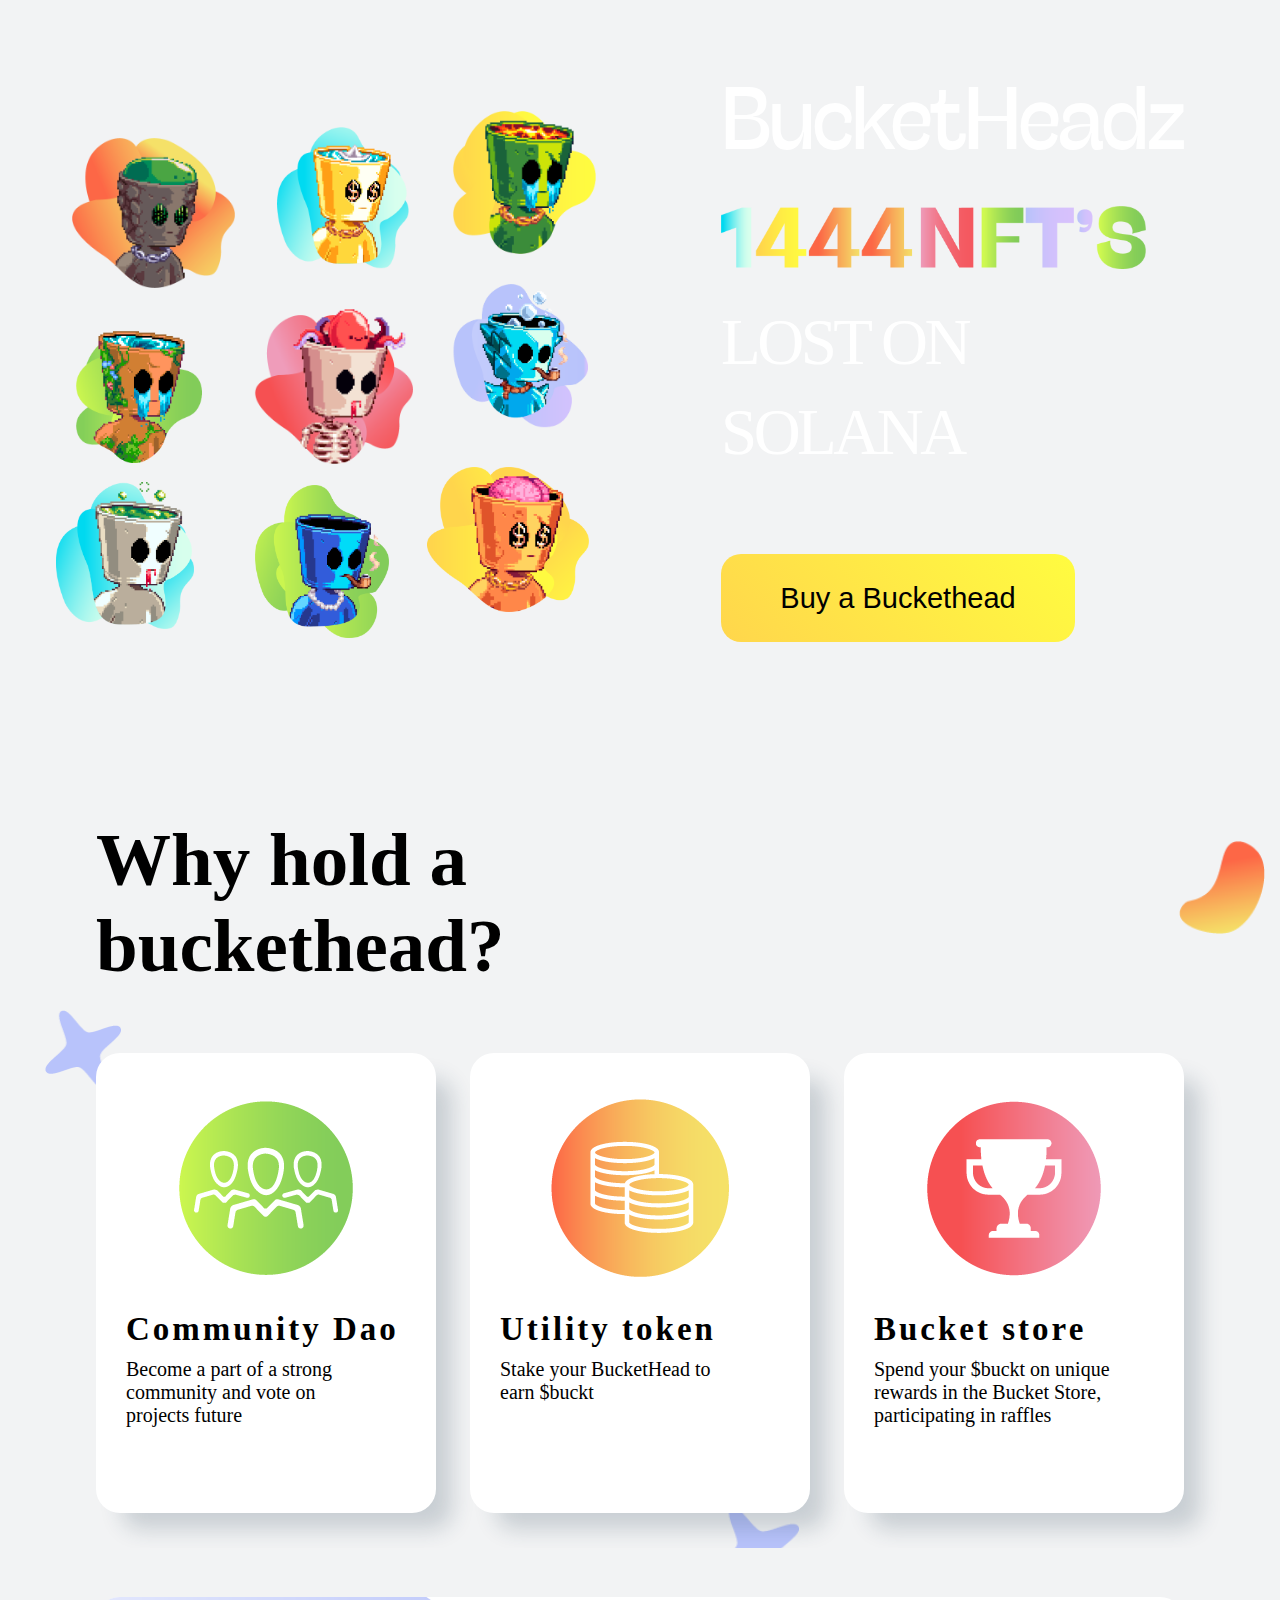
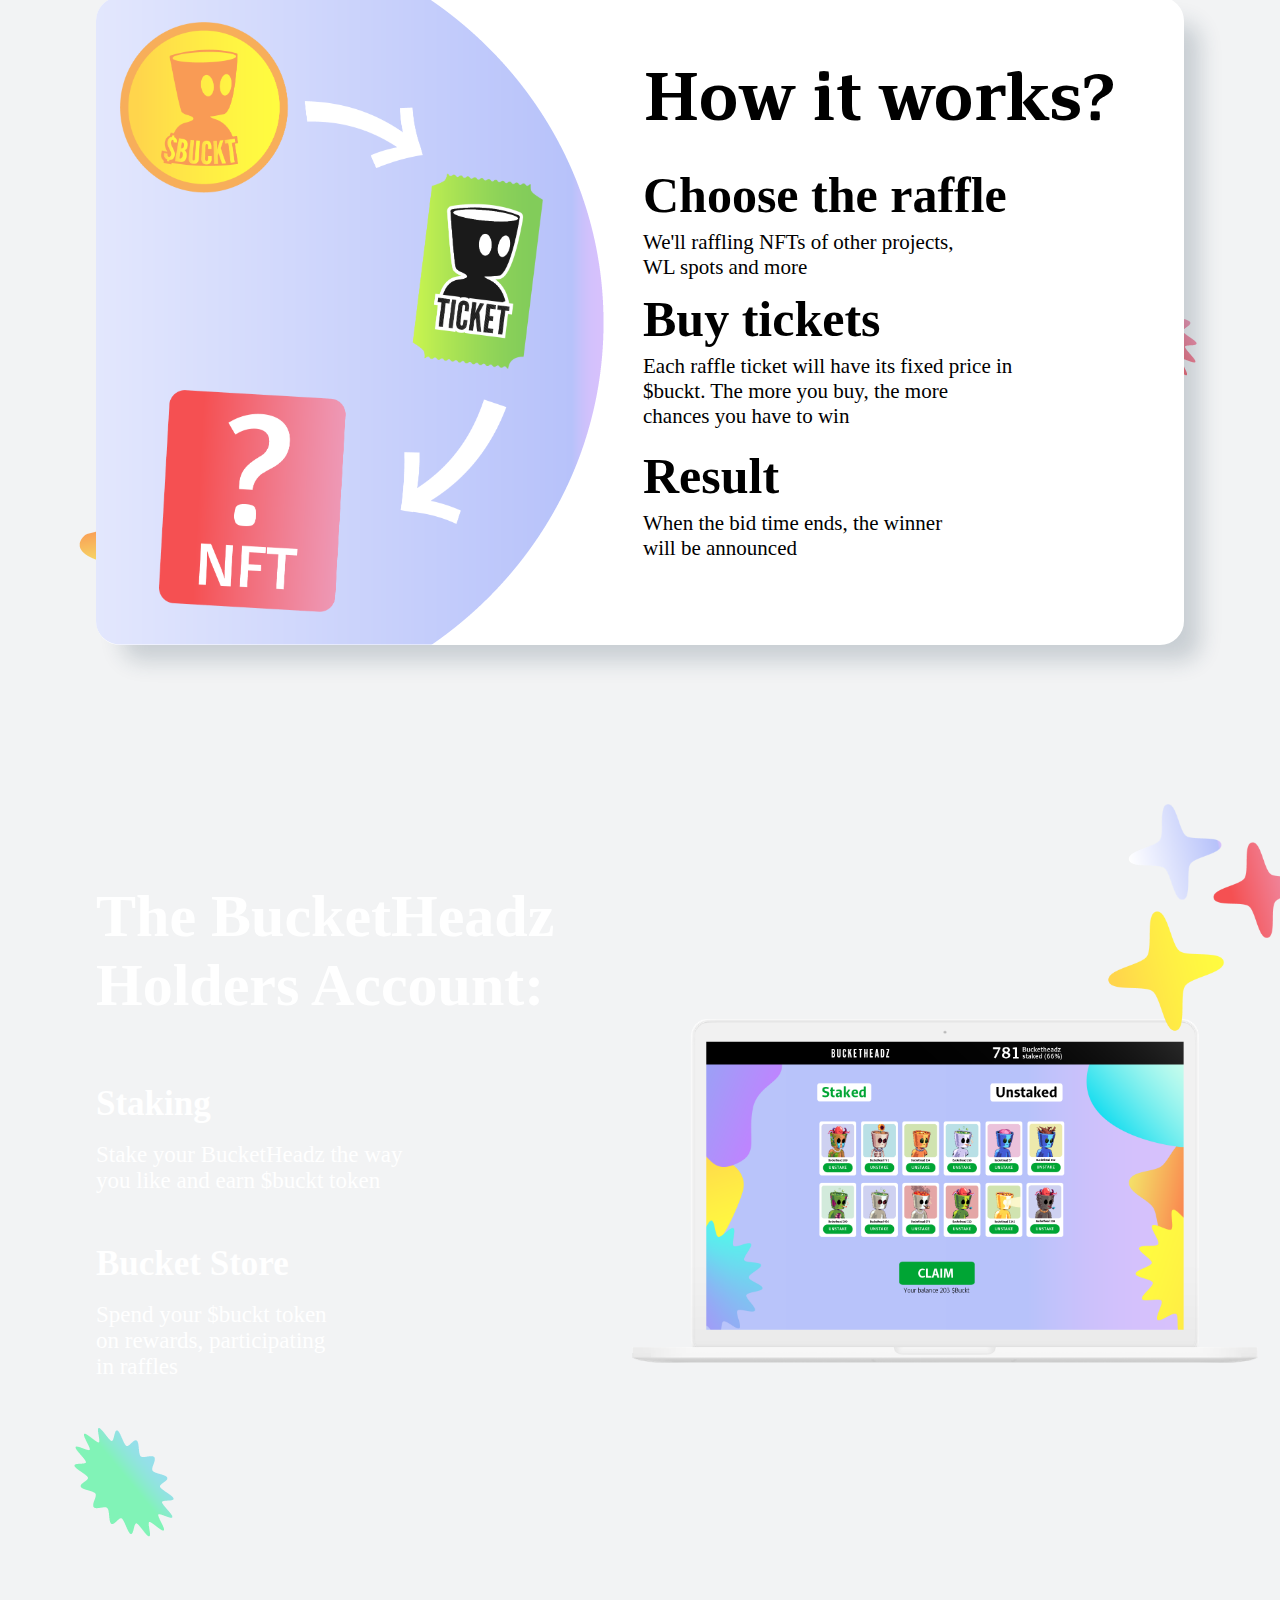
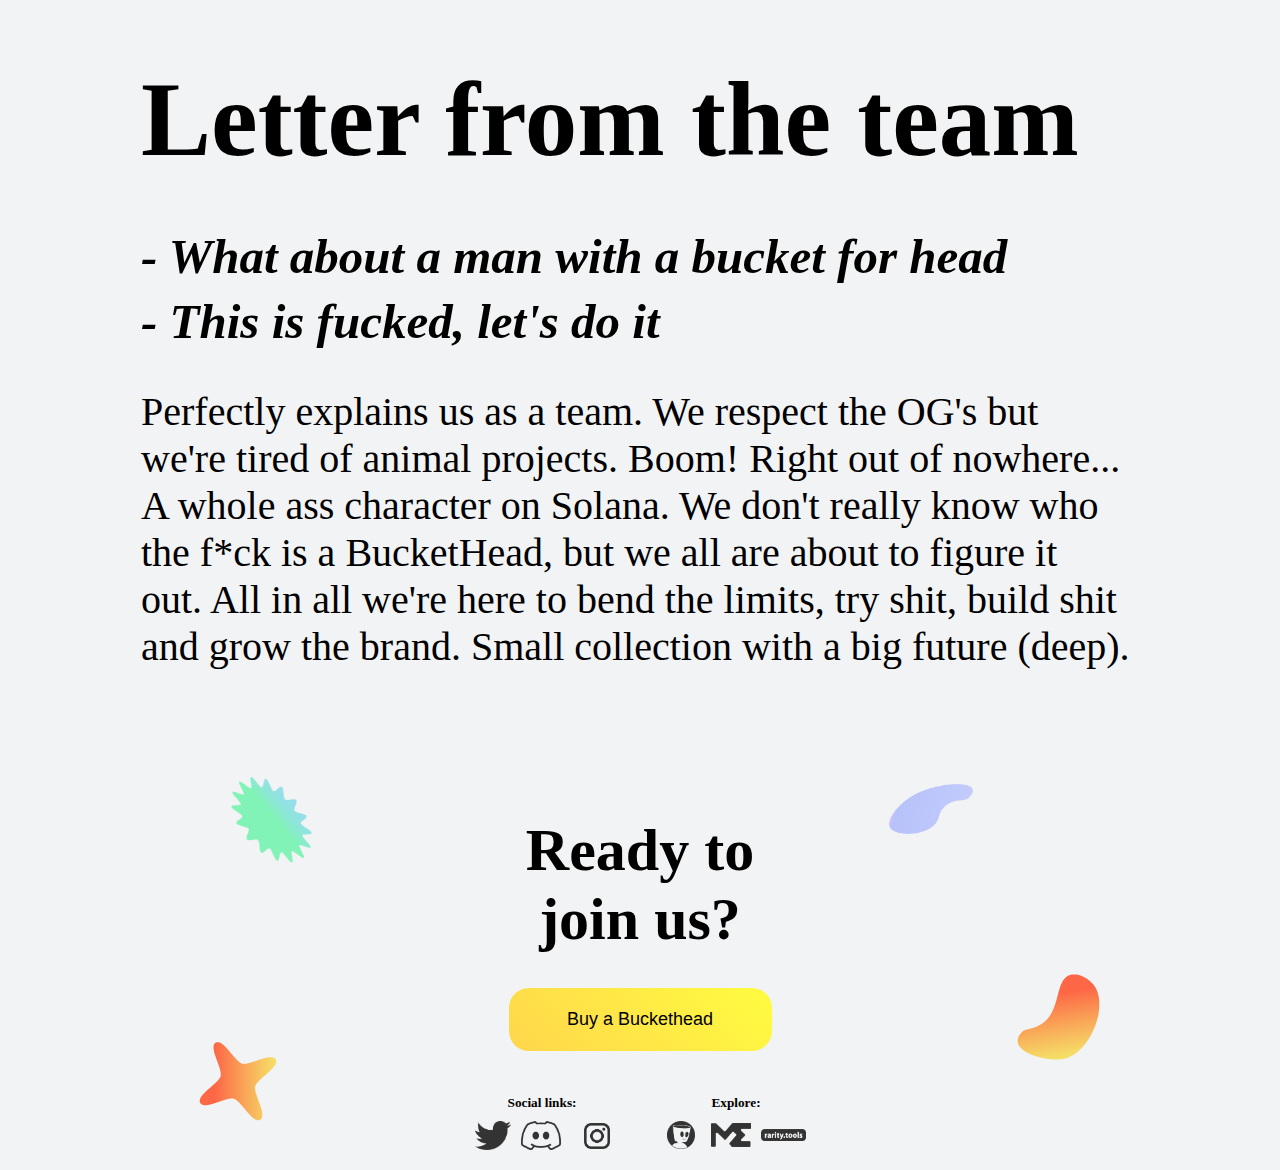
<file: index.html>
<!doctype html>
<html lang="en">
<head>
    <meta charset="UTF-8">
    <meta name="viewport"
          content="width=device-width, user-scalable=no, initial-scale=1.0, maximum-scale=1.0, minimum-scale=1.0">
    <meta http-equiv="X-UA-Compatible" content="ie=edge">
    <link rel="stylesheet" href="/styles.css">
    <link type="text/css" href="fonts/adamant/stylesheet.css" rel="stylesheet">
    <link href="fonts/stinger/stylesheet.css" rel="stylesheet">
    <title>Headz</title>
</head>
<body>
<main>
    <div class="first-block-wrapper">
        <article class="first-block container">
            <div class="first-block__right-block right-block">
                <img class="right-block__1 right-block-img" src="/img/1.png" alt="head">
                <img class="right-block__2 right-block-img" src="/img/2.png" alt="head">
                <img class="right-block__3 right-block-img" src="/img/3.png" alt="head">
                <img class="right-block__4 right-block-img" src="/img/4.png" alt="head">
                <img class="right-block__5 right-block-img" src="/img/5.png" alt="head">
                <img class="right-block__6 right-block-img" src="/img/6.png" alt="head">
                <img class="right-block__7 right-block-img" src="/img/персонажи/7.png" alt="head">
                <img class="right-block__8 right-block-img" src="/img/персонажи/8.png" alt="head">
                <img class="right-block__9 right-block-img" src="/img/персонажи/9.png" alt="head">
            </div>
            <div class="first-block__left-block left-block">
                <p class="heads__BucketHeadz">BucketHeadz</p>
                <img class="left-block__1441NFT" src="/img/1441.png" alt="">
                <p class="left-block__roaming-solana">lost on<br> solana</p>
                <button class="left-block__button">Buy a Buckethead</button>
            </div>

        </article>
    </div>
    <div class="second-block-wrapper">
        <article class="second-block container">
            <h2 class="second-block__header">Why hold a<br> buckethead?</h2>
            <div class="three-reasons">
                <div class="three-reasons__1 three-reasons__block">
                    <img class="drop-1" src="img/Синяя%20капелька.png" alt="">
                    <img class="drop-mobile" src="img/Красная%20капелька.png" alt="">
                    <div class="three-reasons__icon"><img src="img/иконка%20люди.png" alt=""></div>
                    <p class="three-reasons__header">Community Dao</p>
                    <p class="three-reasons__text">Become a part of a strong<br>community and vote on<br>projects future</p>
                    <p class="three-reasons__text-mobile">Become a part of a strong<br>community and vote on<br>projects future</p>
                </div>
                <div class="three-reasons__2 three-reasons__block">
                    <img class="drop-3" src="img/Синяя%20капелька.png" alt="">
                    <div class="three-reasons__icon"><img src="img/иконка%20монеты.png" alt=""></div>
                    <p class="three-reasons__header">Utility token</p>
                    <p class="three-reasons__text">Stake your BucketHead to<br>earn $buckt</p>
                    <p class="three-reasons__text-mobile">Stake your BucketHead to<br>earn $buckt and<br> spend it on bunch of rewards</p>
                </div>
                <div class="three-reasons__3 three-reasons__block">
                    <img class="drop-2" src="img/капля2.png" alt="">
                    <img class="drop-1-mobile" src="img/Ресурс%2026.png" alt="">
                    <img class="drop-2-mobile" src="img/капл.png" alt="">

                    <div class="three-reasons__icon"><img src=" img/иконка%20кубок.png" alt=""></div>
                    <p class="three-reasons__header">Bucket store</p>
                    <p class="three-reasons__text">Spend your $buckt on unique<br> rewards in the Bucket Store,<br> participating in raffles</p>
                    <p class="three-reasons__text-mobile">Spend your $buckt token<br>on rewards, participating<br> in raffles</p>

                </div>
            </div>
        </article>
    </div>

    <div class="third-block-wrapper">
        <img class="third-block__img-20" src="img/Красная%20капелька.png" alt="">
        <img class="third-block__img-2" src="img/капля2.png" alt="">

        <div class="container">
            <h2 class="third-block__header-mobile">How it works?</h2>
            <img class="third-block__img-20-mobile" src="img/капли/5.png" alt="">
            <img class="third-block__img-2-mobile" src="img/капли/2.png" alt="">

            <article class="third-block ">

                <img class="third-block__green-circle" src="/img/кружок.png" alt="круг">
                <img class="third-block__green-circle-mobile" src="/img/мобилка/kruzhok_mobilka-2.png" alt="круг">

                <div class="third-block__wrapper">
                    <img class="third-block__img" src="img/схема.png" alt="stake-earn-claim">
                    <img class="third-block__img-mobile" src="img/мобилка/схема.png" alt="stake-earn-claim">
                    <div class="third-block__right-block right-block-with-text">
                        <h2 class="third-block__header">How it works?</h2>
                        <section class="right-block-with-text__1">
                            <h3 class="right-block-with-text__header">Choose the raffle</h3>
                            <p class="right-block-with-text__text">We'll raffling NFTs of other projects,<br> WL spots and more</p>
                        </section>
                        <section class="right-block-with-text__2">
                            <h3 class="right-block-with-text__header">Buy tickets</h3>
                            <p class="right-block-with-text__text">Each raffle ticket will have its fixed price in<br> $buckt. The more you buy, the more<br> chances you have to win</p>
                        </section>
                        <section class="right-block-with-text__3">
                            <h3 class="right-block-with-text__header">Result</h3>
                            <p class="right-block-with-text__text">When the bid time ends, the winner<br> will be announced</p>
                        </section>
                    </div>
                </div>
            </article>
        </div>
    </div>

    <div class="fourth-block-wrapper">
        <article class="fourth-block container">
            <img class="fourth-block__img-26" src="img/Ресурс%2026.png" alt="">
            <div class="fourth-block__left-block">
                <img class="fourth-block__laptop" src="/img/ноут%20со%20звездами.png" alt="">

                <h2 class="fourth-block__header">The BucketHeadz<br> Holders Account:</h2>
                <img class="fourth-block__laptop-mobile" src="/img/мобилка/ноутбук мобилка.png" alt="">
                <section class="fourth-block__1">
                <h3 class="fourth-block__headers">Staking</h3>
                <p class="fourth-block__text">Stake your BucketHeadz the way<br> you like and earn $buckt token</p>
            </section>
            <section class="fourth-block__2">
                <h3 class="fourth-block__headers">Bucket Store</h3>
                <p class="fourth-block__text">Spend your $buckt token<br> on rewards, participating<br> in raffles</p>
            </section>
            </div>
            <div class="fourth-block__right-block">
            </div>
        </article>
    </div>
    <div class="sixth-block-wrapper container">
        <h2 class="sixth-block__header">Letter from the team</h2>
        <p class="sixth-block__dialog"> - What about a man with a bucket for head</p>
        <p class="sixth-block__dialog"> - This is fucked, let's do it </p>
        <p class="sixth-block__text">Perfectly explains us as a team. We respect the OG's but <br>
            we're tired of animal projects. Boom! Right out of nowhere...<br>
            A whole ass character on Solana. We don't really know who<br>
            the f*ck is a BucketHead, but we all are about to figure it<br>
            out. All in all we're here to bend the limits, try shit, build shit<br>
            and grow the brand. Small collection with a big future (deep).</p>
        <p class="sixth-block__text-mobile">Perfectly explains us as a team.<br>
            We respect the OG's but we're<br>
            tired of animal projects. Boom!<br>
            Right out of nowhere... A whole<br>
            ass character on Solana. We<br>
            don't really know who the f*ck<br>
            is a BucketHead, but we all are<br>
            about to figure it out. All in all<br>
            we're here to bend the limits,<br>
            try shit, build shit and grow the<br>
            brand. Small collection with a big<br>
            future (deep).<br>

    </div>
    <div class="fifth-block-wrapper">
        <img class="fifth-block__img-27" src="img/Ресурс%2027.png" alt="">
        <img class="fifth-block__img-2" src="img/капля2.png" alt="">
        <img class="fifth-block__img-26" src="img/Ресурс%2026.png" alt="">
        <img class="fifth-block__img-28" src="img/капл.png" alt="">

        <article class="fifth-block container">
            <h2 class="fifth-block__header">Ready to<br> join us?</h2>
            <button class="fifth-block__button">Buy a Buckethead
                <img class="fifth-block__img-27-mobile" src="img/Ресурс%2027.png" alt="">
                <img class="fifth-block__img-2-mobile" src="img/капля2.png" alt="">
                <img class="fifth-block__img-26-mobile" src="img/Ресурс%2026.png" alt="">
                <img class="fifth-block__img-28-mobile" src="img/капл.png" alt="">
            </button>
            <div class="fifth-block__links">
                <div class="fifth-block__left-links">
                    <h5 class="fifth-block__headers">Social links:</h5>
                    <div class="fifth-block__imgs">
                    <img class="fifth-block__img" src="img/Твиттер.png" alt="Твиттер">
                    <img class="fifth-block__img disc" src="img/Дискорд.png" alt="Дискорд">
                    <img class="fifth-block__img inst" src="img/Инста.png" alt="Инста">
                    </div>
                </div>
                <div class="fifth-block__right-links">
                    <h5 class="fifth-block__headers">Explore:</h5>
                    <div class="fifth-block__imgs">
                    <img class="fifth-block__img logo" src="img/logo.png" alt="Лого">
                    <img class="fifth-block__img ME" src="img/Ресурс%2040.png" alt="ME">
                    <img class="fifth-block__img rarity" src="img/Ресурс%2041.png" alt="rarity.tools">
                    </div>
                </div>
            </div>
        </article>
    </div>

</main>
</body>
</html>
</file>
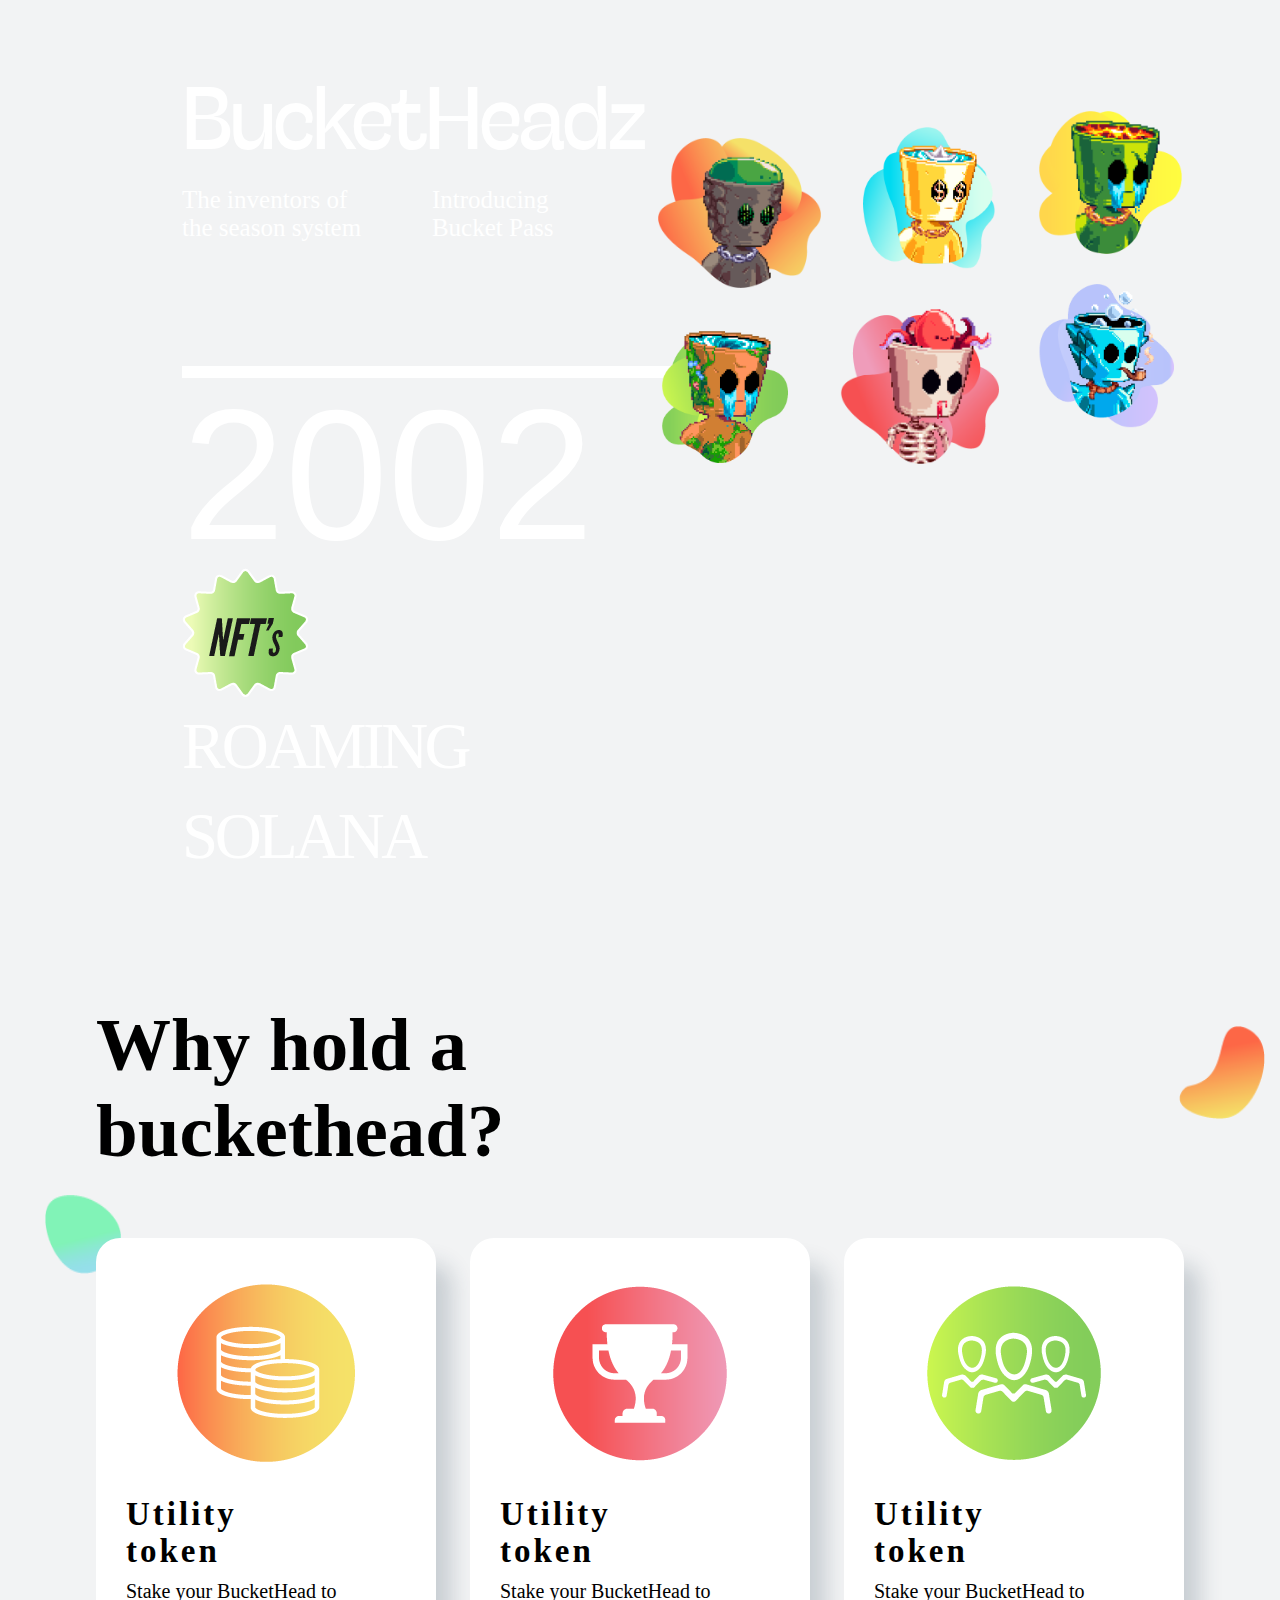
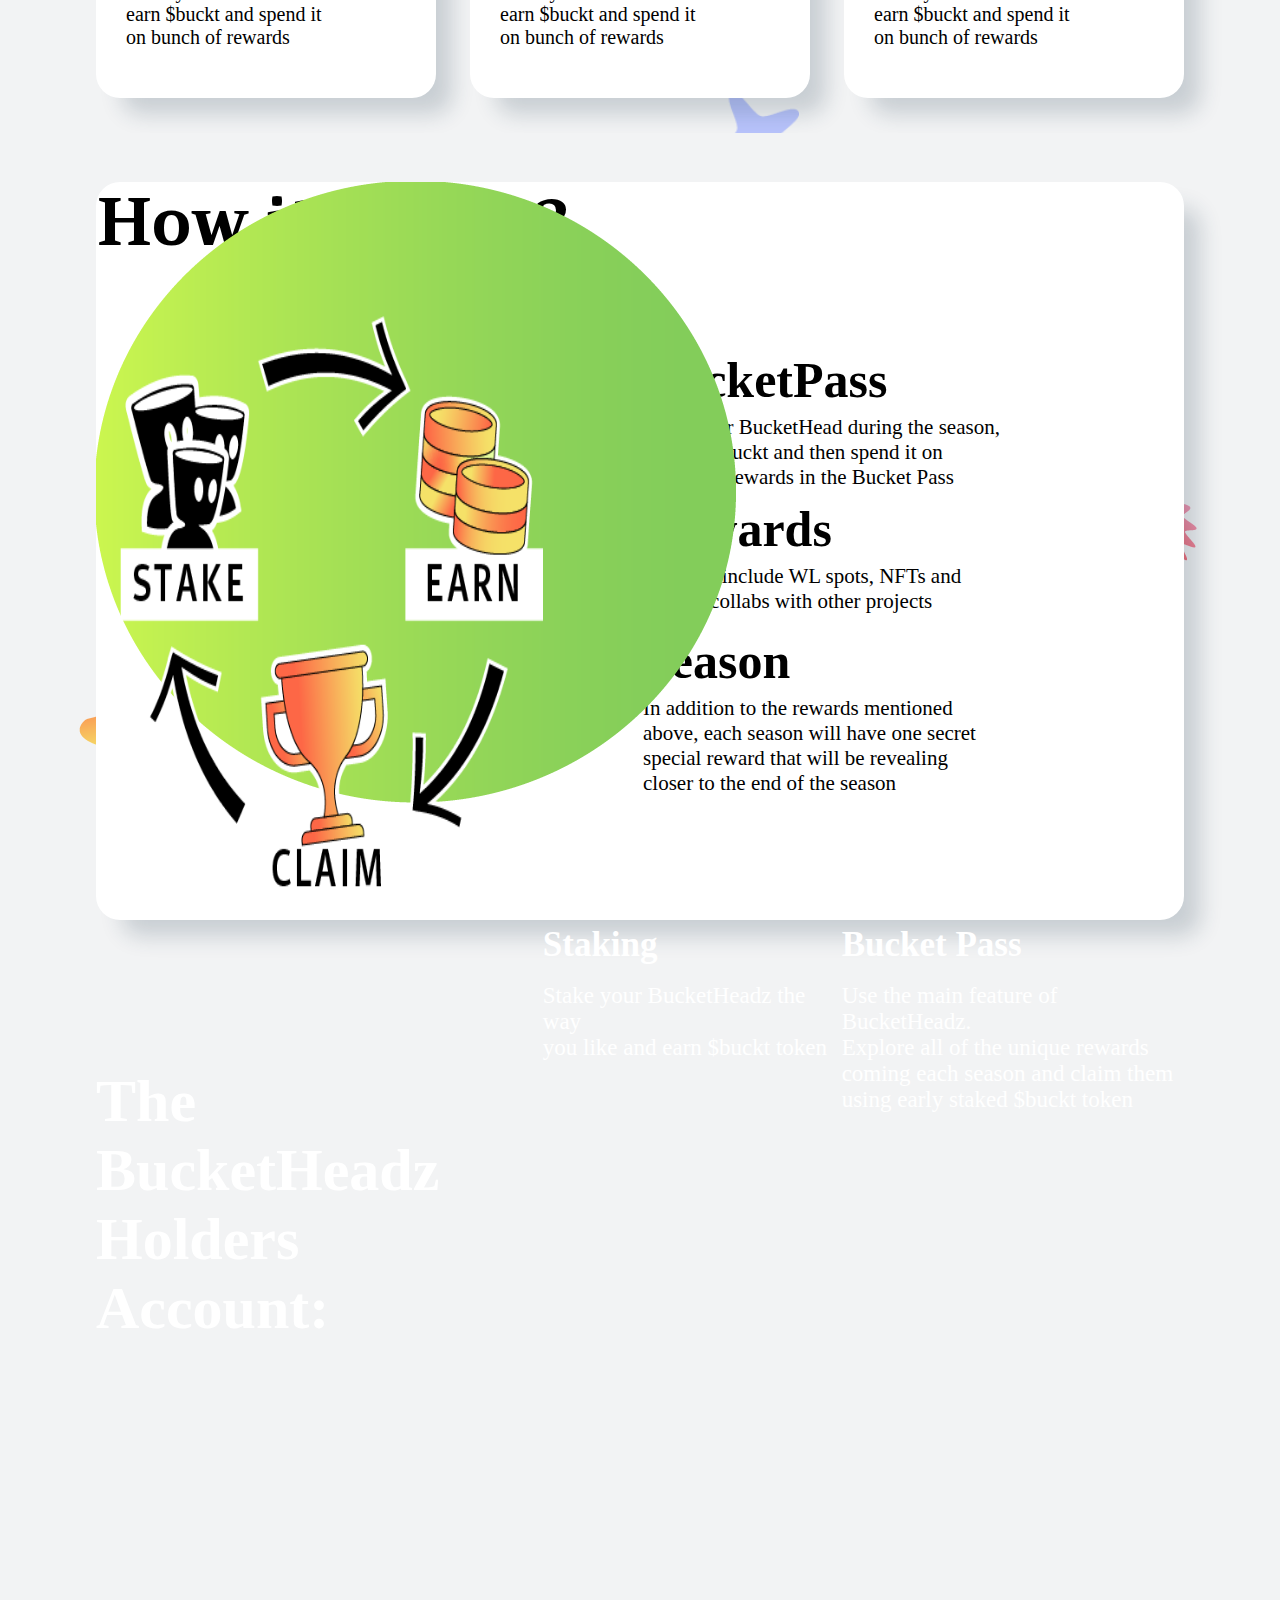
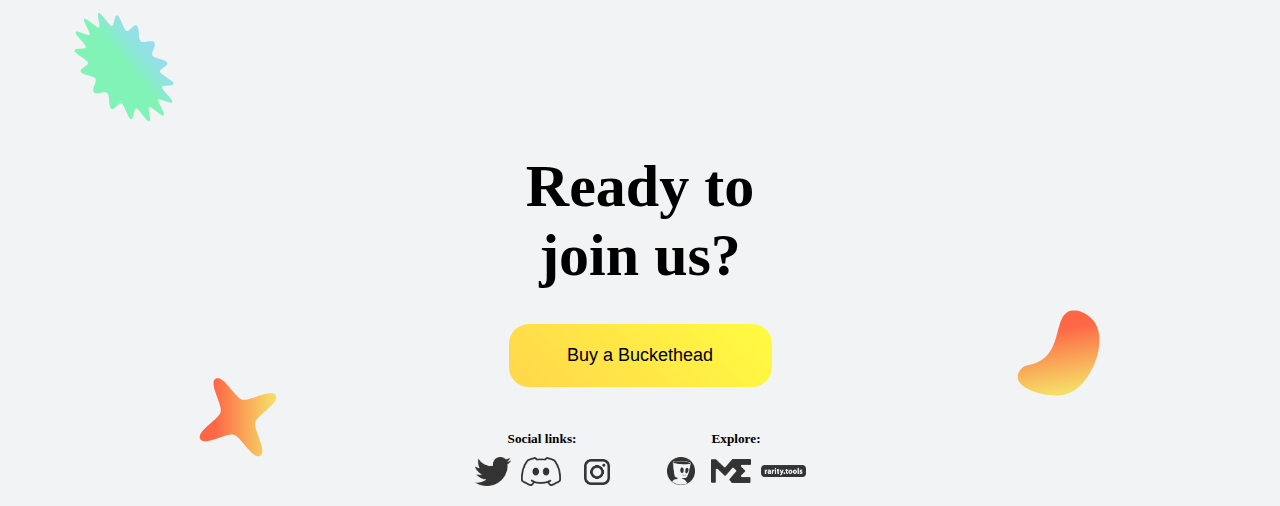
<file: headz.html>
<!doctype html>
<html lang="en">
<head>
    <meta charset="UTF-8">
    <meta name="viewport"
          content="width=device-width, user-scalable=no, initial-scale=1.0, maximum-scale=1.0, minimum-scale=1.0">
    <meta http-equiv="X-UA-Compatible" content="ie=edge">
    <link rel="stylesheet" href="/styles.css">
    <link type="text/css" href="fonts/adamant/stylesheet.css" rel="stylesheet">
    <link href="fonts/stinger/stylesheet.css" rel="stylesheet">
    <title>Headz</title>
</head>
<body>
<main>
    <div class="first-block-wrapper">
        <article class="first-block container">
            <div class="first-block__left-block left-block">
                <p class="heads__BucketHeadz">BucketHeadz</p>
                <div class="first-block__block-under-header">
                    <div class="left-block__investors-text">The inventors of<br> the season system</div>
                    <div class="left-block__introducing-text">Introducing<br> Bucket Pass</div>
                </div>
                <div class="line"></div>
                <div class="left-block__nfts"><span class="left-block__nfts-text">2002</span>
                    <img class="left-block__nfts-img" src="/img/nfts.png" alt="nfts"></div>
                <p class="left-block__roaming-solana">roaming solana</p>
            </div>
            <div class="first-block__right-block right-block">
                <img class="right-block__1 right-block-img" src="/img/1.png" alt="head">
                <img class="right-block__2 right-block-img" src="/img/2.png" alt="head">
                <img class="right-block__3 right-block-img" src="/img/3.png" alt="head">
                <img class="right-block__4 right-block-img" src="/img/4.png" alt="head">
                <img class="right-block__5 right-block-img" src="/img/5.png" alt="head">
                <img class="right-block__6 right-block-img" src="/img/6.png" alt="head">
            </div>
        </article>
    </div>
    <div class="second-block-wrapper">
        <article class="second-block container">
            <h2 class="second-block__header">Why hold a<br> buckethead?</h2>
            <div class="three-reasons">
                <div class="three-reasons__1 three-reasons__block">
                    <img class="drop-1" src="img/капля.png" alt="">
                    <div class="three-reasons__icon"><img src="img/иконка%20монеты.png" alt=""></div>
                    <p class="three-reasons__header">Utility<br> token</p>
                    <p class="three-reasons__text">Stake your BucketHead to<br>earn $buckt and spend it<br> on bunch of
                        rewards</p>
                </div>
                <div class="three-reasons__2 three-reasons__block">
                    <img class="drop-3" src="img/Синяя%20капелька.png" alt="">
                    <div class="three-reasons__icon"><img src="img/иконка%20кубок.png" alt=""></div>
                    <p class="three-reasons__header">Utility<br> token</p>
                    <p class="three-reasons__text">Stake your BucketHead to<br>earn $buckt and spend it<br> on bunch of
                        rewards</p>
                </div>
                <div class="three-reasons__3 three-reasons__block">
                    <img class="drop-2" src="img/капля2.png" alt="">
                    <div class="three-reasons__icon"><img src="img/иконка%20люди.png" alt=""></div>
                    <p class="three-reasons__header">Utility<br> token</p>
                    <p class="three-reasons__text">Stake your BucketHead to<br>earn $buckt and spend it<br> on bunch of
                        rewards</p>
                </div>
            </div>
        </article>
    </div>

    <div class="third-block-wrapper">
        <img class="third-block__img-20" src="img/Красная%20капелька.png" alt="">
        <img class="third-block__img-2" src="img/капля2.png" alt="">

        <div class="container">
            <article class="third-block ">
                <img class="third-block__green-circle" src="/img/зеленый%20круг%20.png" alt="круг">
                <h2 class="third-block__header">How it works?</h2>
                <div class="third-block__wrapper">
                    <img class="third-block__img" src="img/Круговорот.png" alt="stake-earn-claim">
                    <div class="third-block__right-block right-block-with-text">
                        <section class="right-block-with-text__1">
                            <h3 class="right-block-with-text__header">BucketPass</h3>
                            <p class="right-block-with-text__text">Stake your BucketHead during the season,<br> earning
                                $buckt and then spend it on<br> exclusive rewards in the Bucket Pass</p>
                        </section>
                        <section class="right-block-with-text__2">
                            <h3 class="right-block-with-text__header">Rewards</h3>
                            <p class="right-block-with-text__text">Rewards include WL spots, NFTs and<br>various collabs
                                with other projects</p>
                        </section>
                        <section class="right-block-with-text__3">
                            <h3 class="right-block-with-text__header">Season</h3>
                            <p class="right-block-with-text__text">In addition to the rewards mentioned<br> above, each
                                season will have one secret<br>special reward that will be revealing<br>closer to the
                                end of
                                the season</p>
                        </section>
                    </div>
                </div>
            </article>
        </div>
    </div>

    <div class="fourth-block-wrapper">

        <article class="fourth-block container">
            <img class="fourth-block__img-26" src="img/Ресурс%2026.png" alt="">

            <h2 class="fourth-block__header">The BucketHeadz<br> Holders Account:</h2>
            <section class="fourth-block__1">
                <h3 class="fourth-block__headers">Staking</h3>
                <p class="fourth-block__text">Stake your BucketHeadz the way<br> you like and earn $buckt token</p>
            </section>
            <section class="fourth-block__2">
                <h3 class="fourth-block__headers">Bucket Pass</h3>
                <p class="fourth-block__text">Use the main feature of BucketHeadz.<br>Explore all of the unique
                    rewards<br> coming each season and claim them<br> using early staked $buckt token</p>
            </section>
        </article>
    </div>

    <div class="fifth-block-wrapper">
        <img class="fifth-block__img-27" src="img/Ресурс%2027.png" alt="">
        <img class="fifth-block__img-2" src="img/капля2.png" alt="">
        <article class="fifth-block container">
            <h2 class="fifth-block__header">Ready to<br> join us?</h2>
            <button class="fifth-block__button">Buy a Buckethead
                <img class="fifth-block__img-27-mobile" src="img/Ресурс%2027.png" alt="">
                <img class="fifth-block__img-2-mobile" src="img/капля2.png" alt="">
            </button>
            <div class="fifth-block__links">
                <div class="fifth-block__left-links">
                    <h5 class="fifth-block__headers">Social links:</h5>
                    <div class="fifth-block__imgs">
                    <img class="fifth-block__img" src="img/Твиттер.png" alt="Твиттер">
                    <img class="fifth-block__img disc" src="img/Дискорд.png" alt="Дискорд">
                    <img class="fifth-block__img inst" src="img/Инста.png" alt="Инста">
                    </div>
                </div>
                <div class="fifth-block__right-links">
                    <h5 class="fifth-block__headers">Explore:</h5>
                    <div class="fifth-block__imgs">
                    <img class="fifth-block__img logo" src="img/logo.png" alt="Лого">
                    <img class="fifth-block__img ME" src="img/Ресурс%2040.png" alt="ME">
                    <img class="fifth-block__img rarity" src="img/Ресурс%2041.png" alt="rarity.tools">
                    </div>
                </div>
            </div>
        </article>
    </div>
</main>
</body>
</html>
</file>
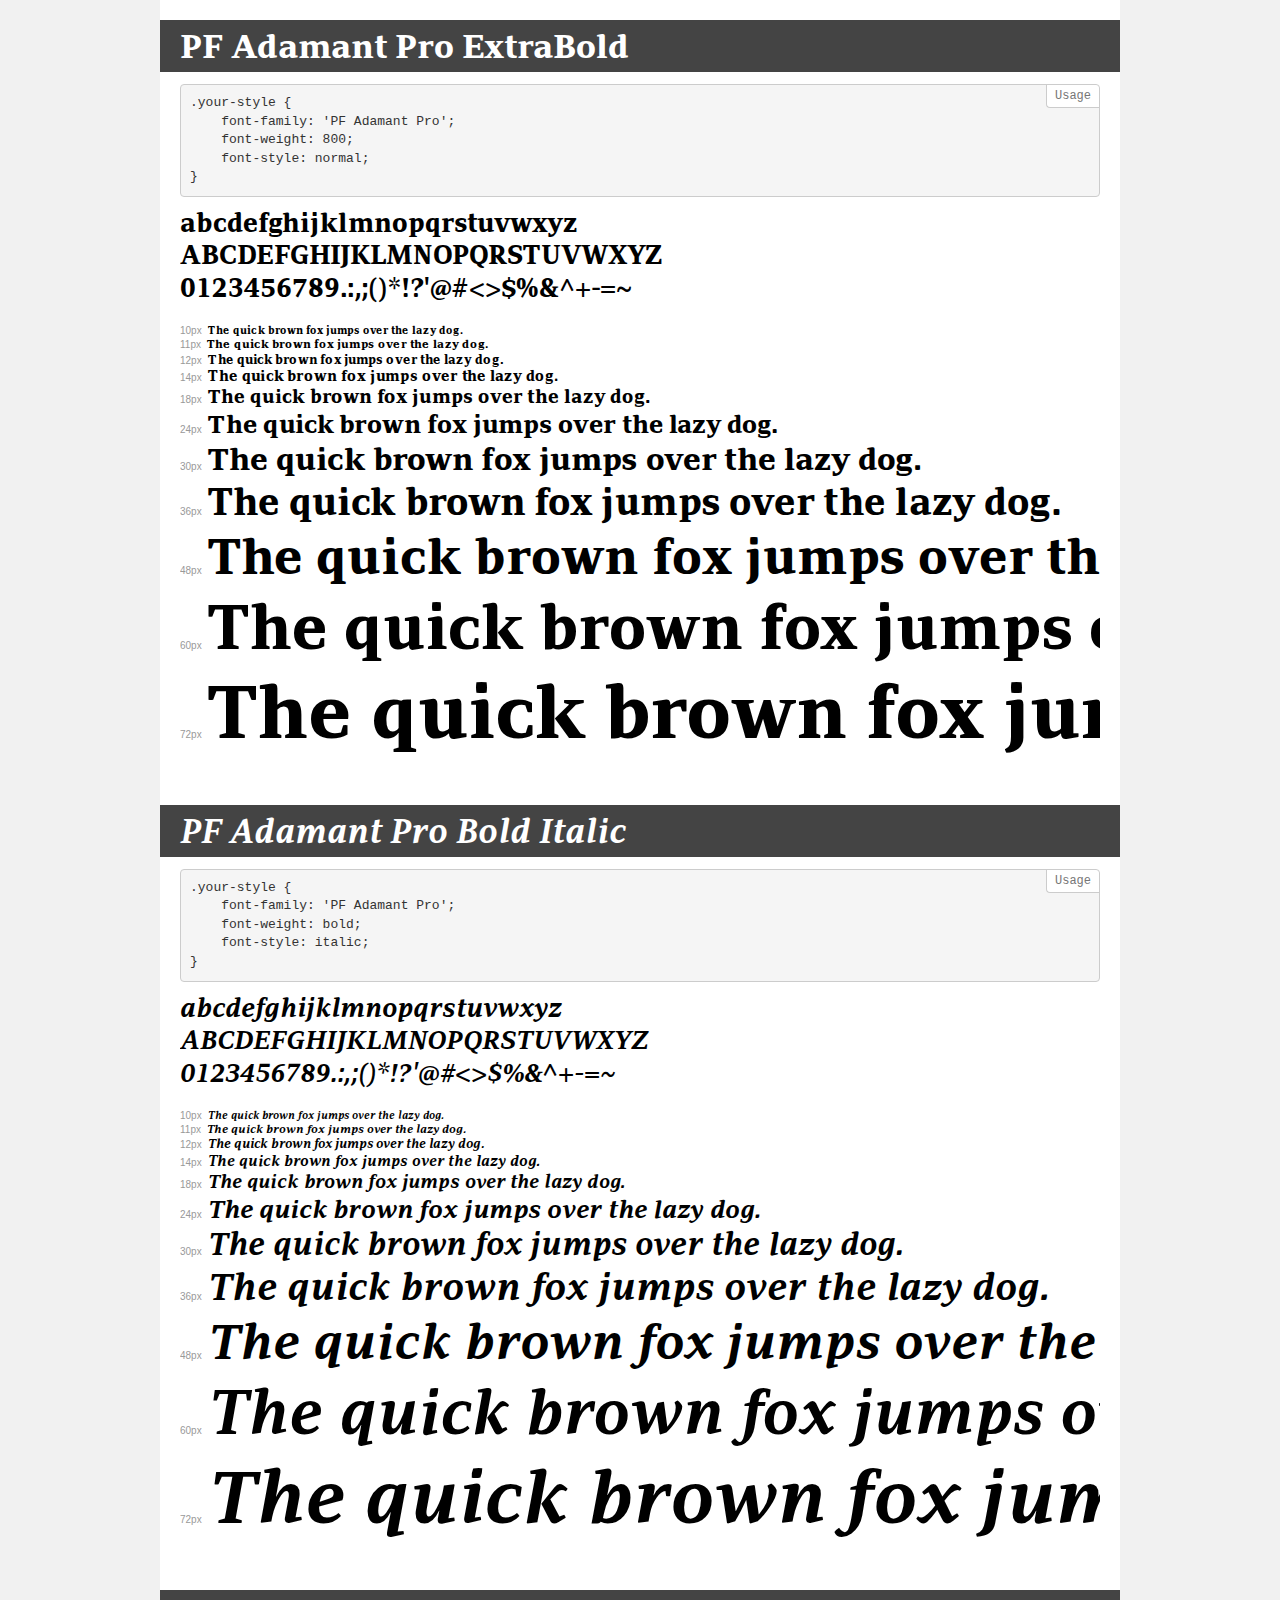
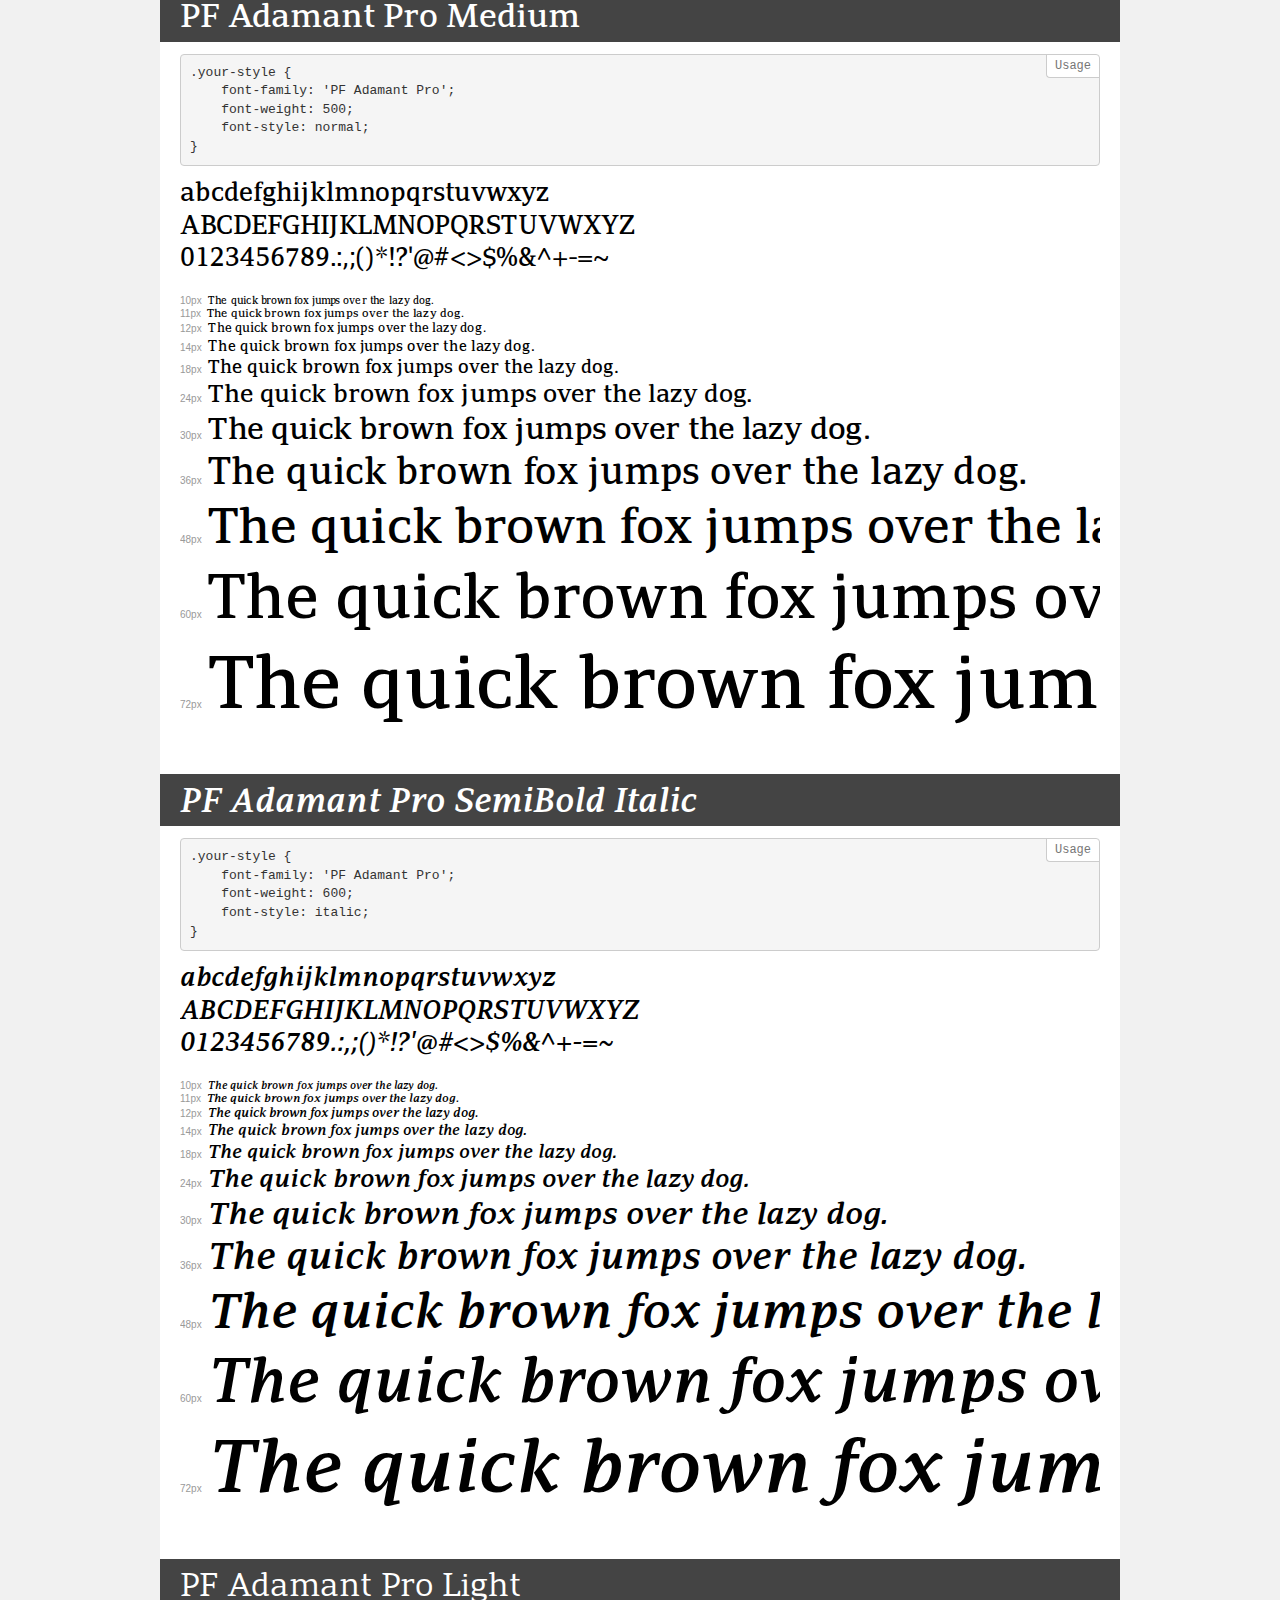
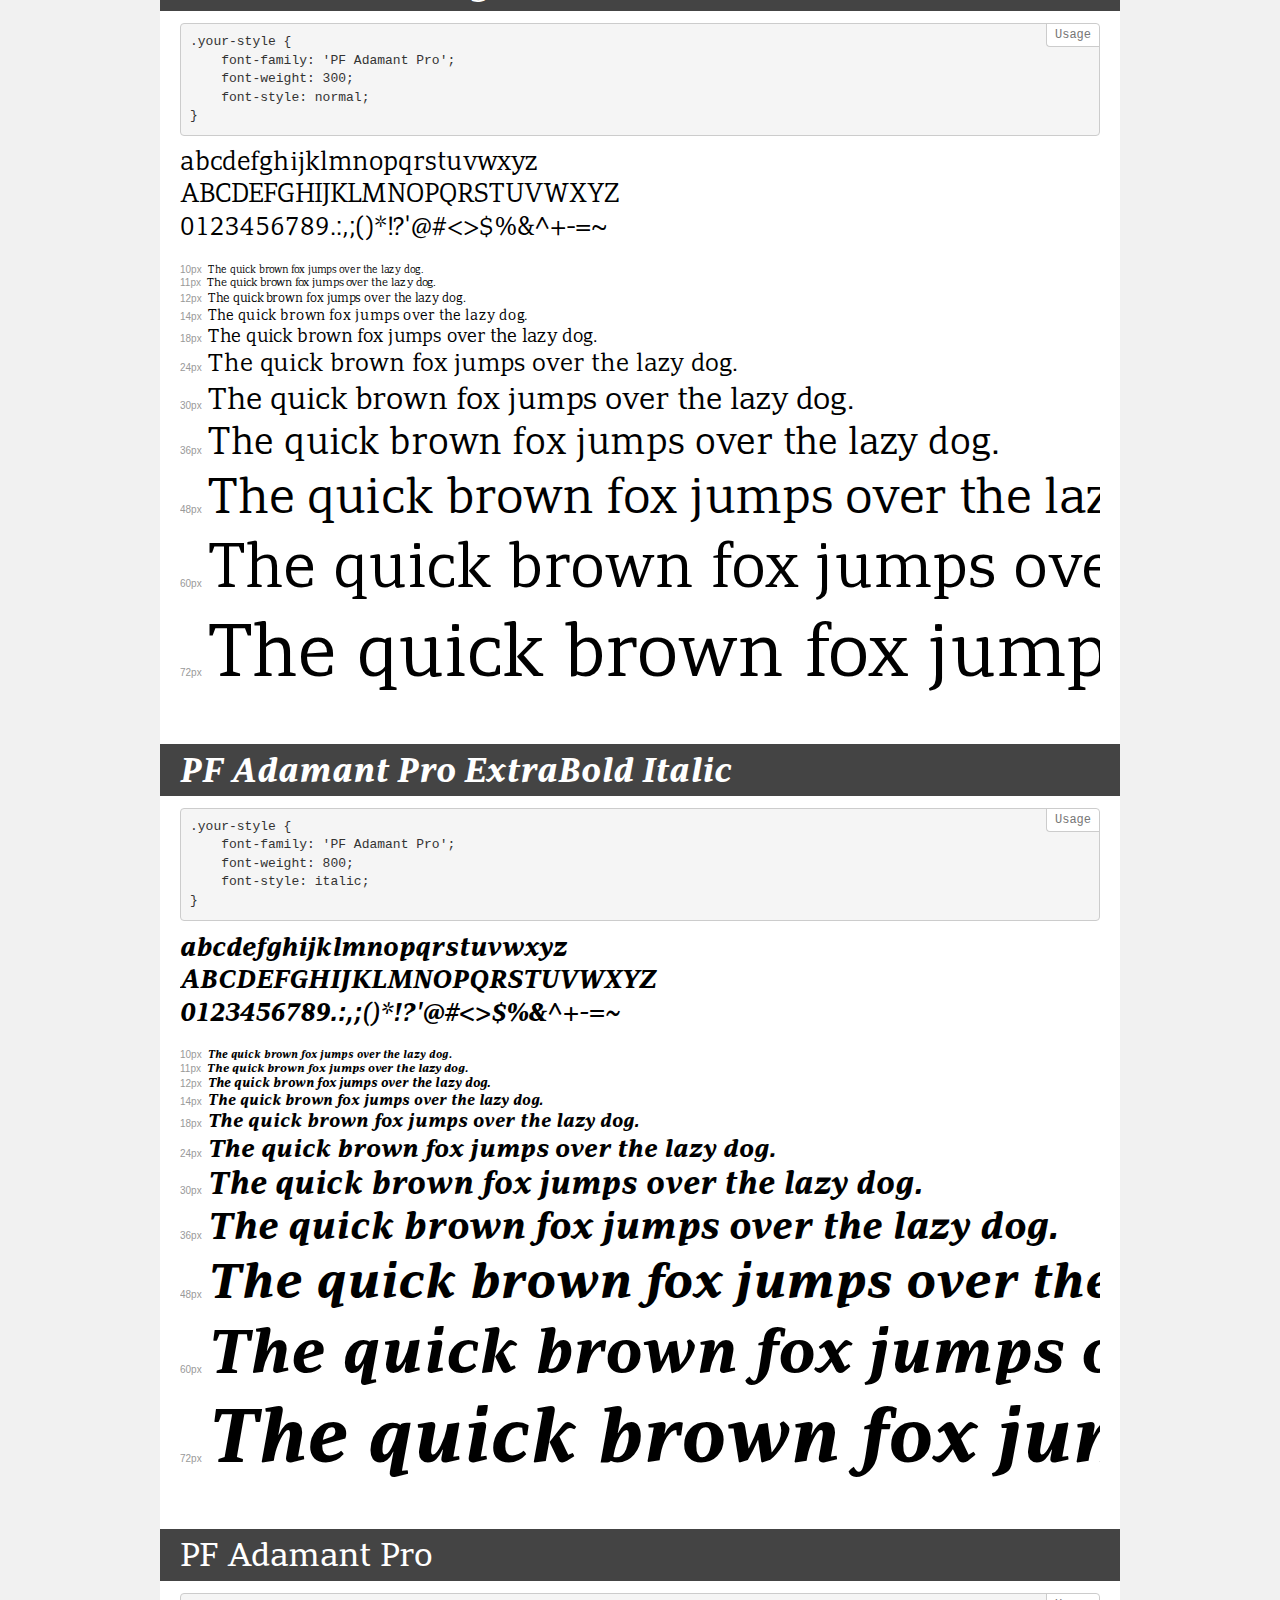
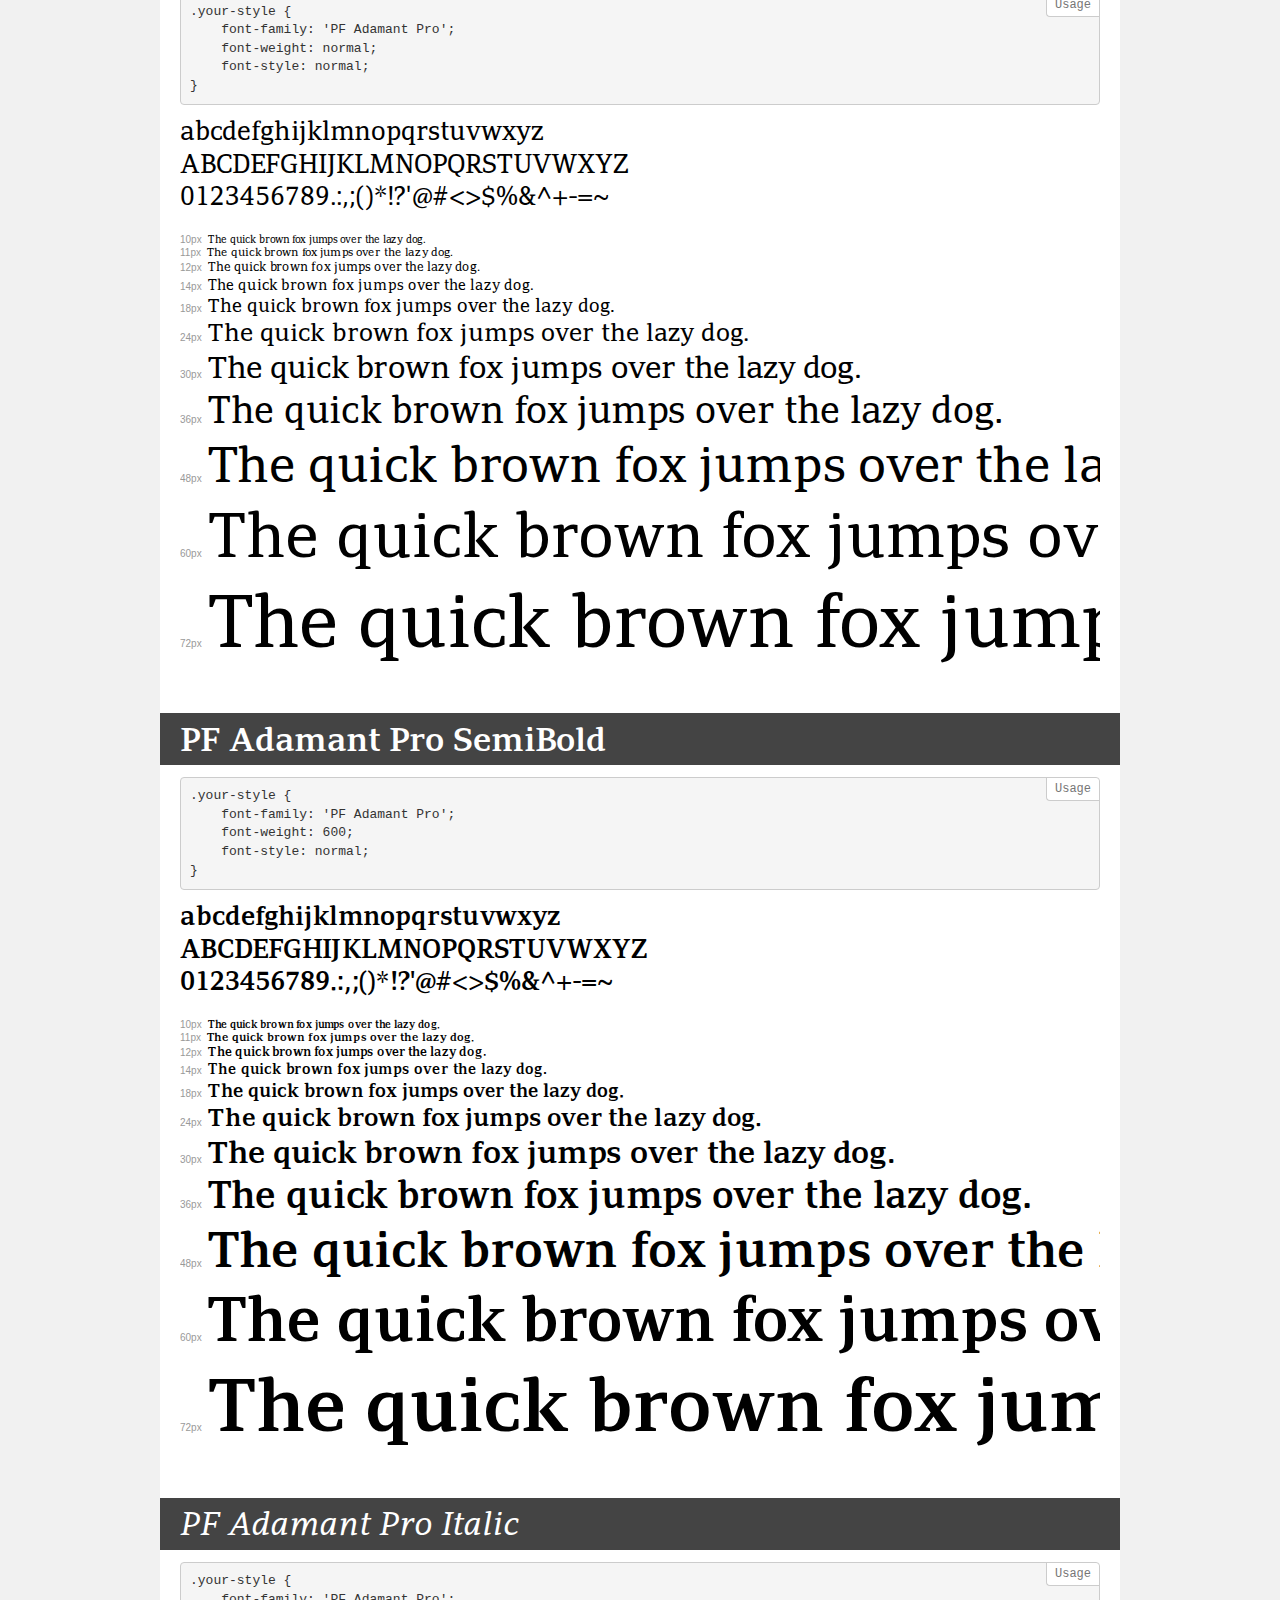
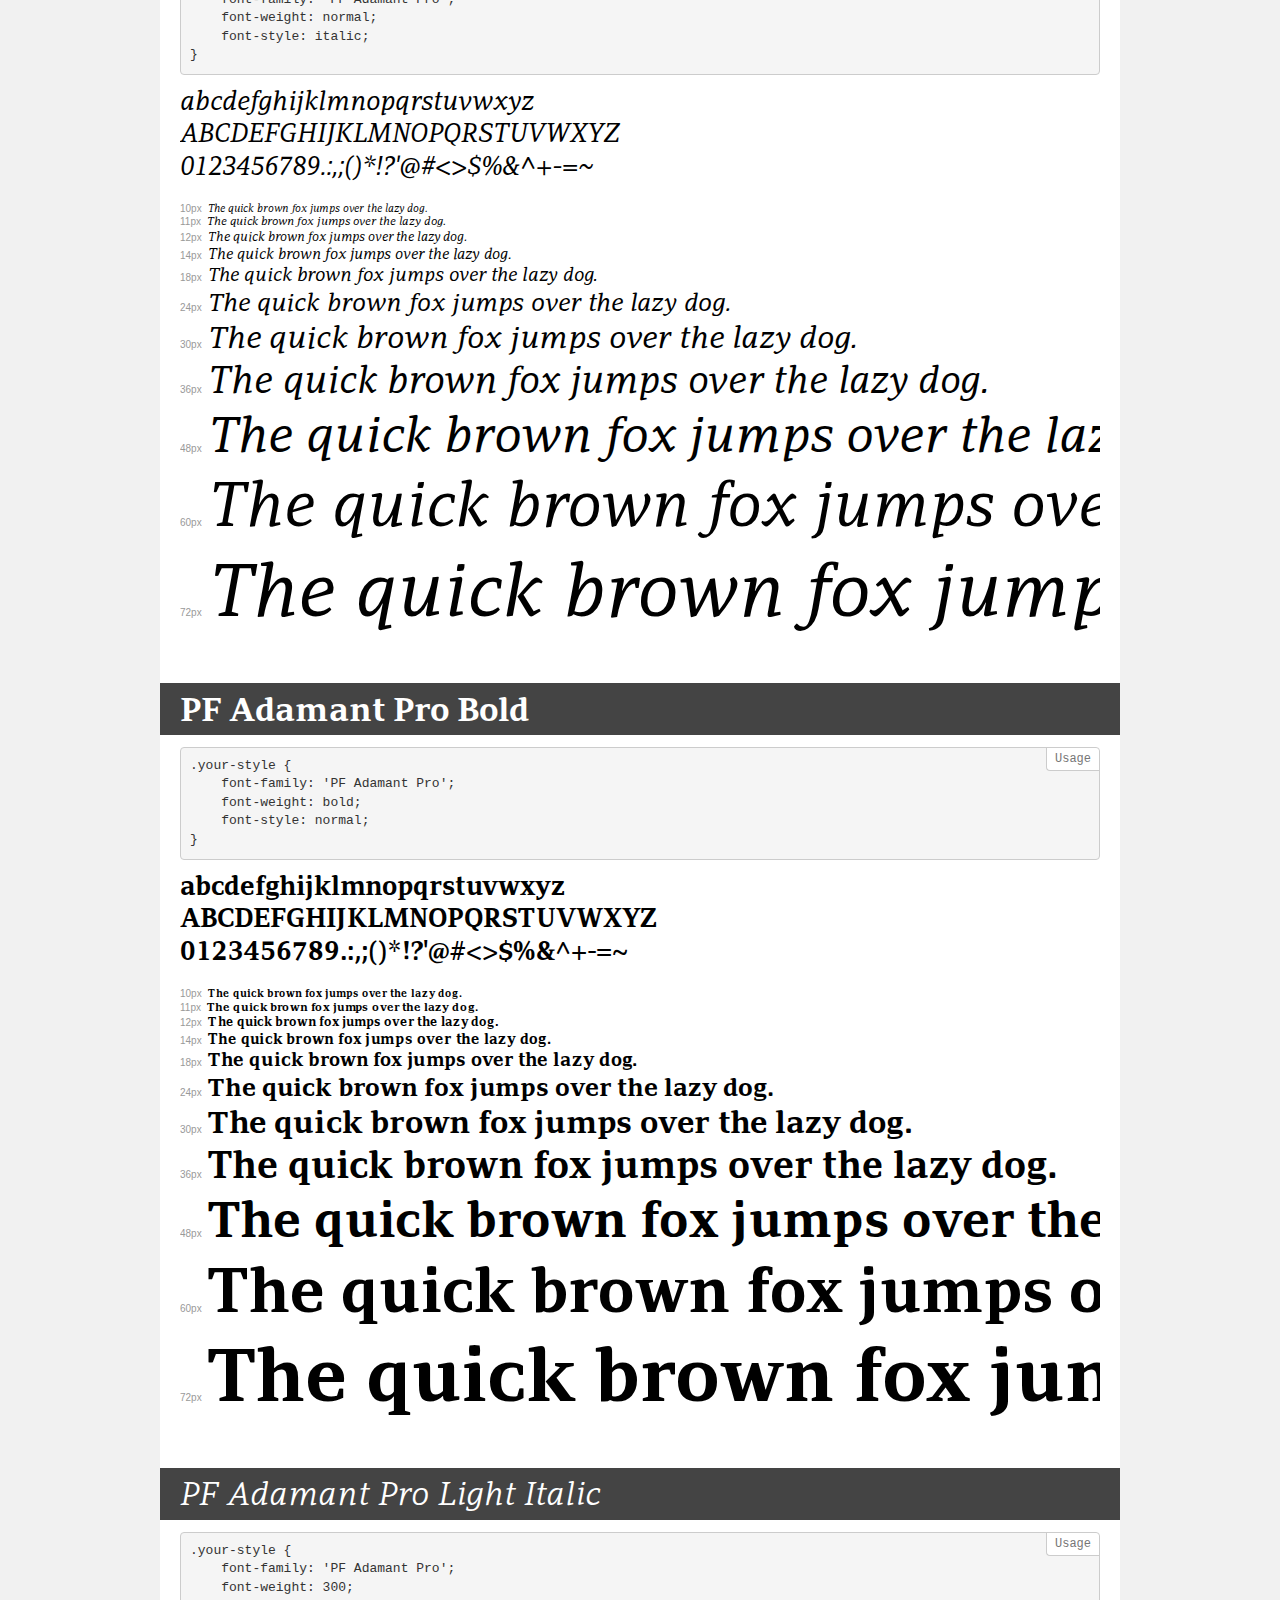
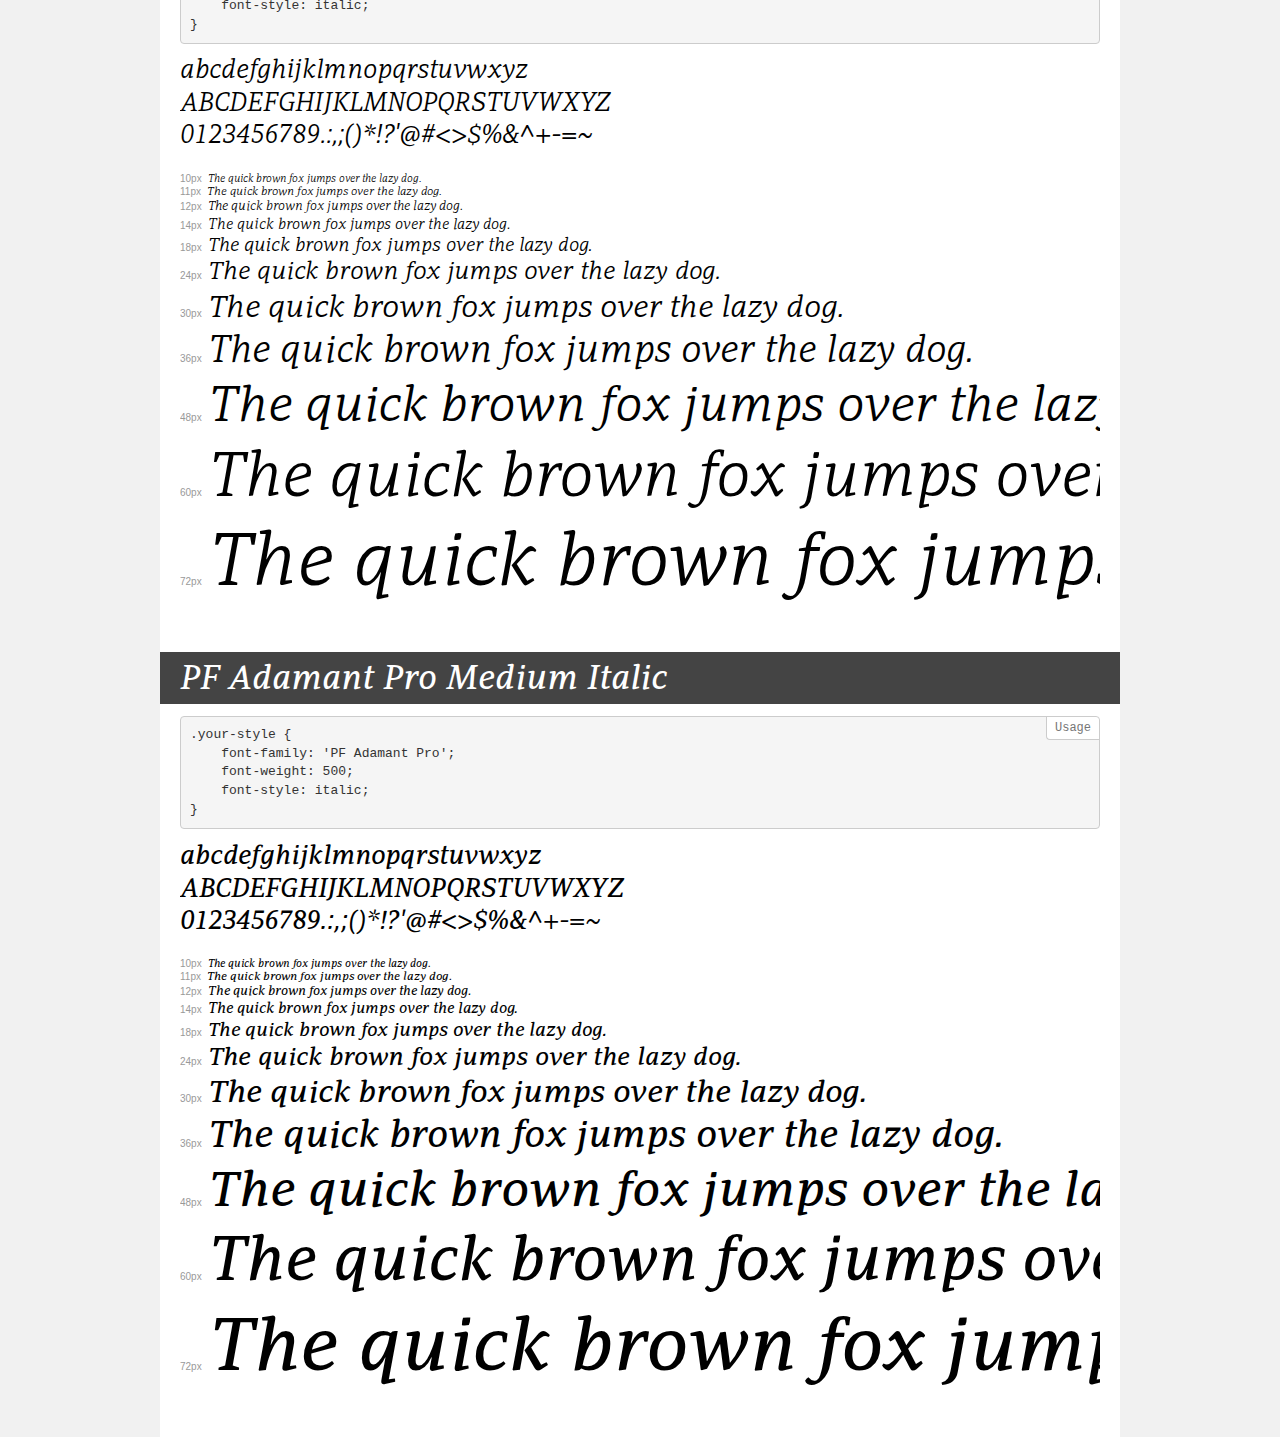
<file: fonts/adamant/demo.html>
<!DOCTYPE html>
<html>
<head>
    <meta charset="utf-8">
    <meta http-equiv="X-UA-Compatible" content="IE=edge">
    <meta name="viewport" content="width=device-width, initial-scale=1">
    <meta name="robots" content="noindex, noarchive">
    <meta name="format-detection" content="telephone=no">
    <title>Transfonter demo</title>
    <link href="stylesheet.css" rel="stylesheet">
    <style>
        /*
        http://meyerweb.com/eric/tools/css/reset/
        v2.0 | 20110126
        License: none (public domain)
        */
        html, body, div, span, applet, object, iframe,
        h1, h2, h3, h4, h5, h6, p, blockquote, pre,
        a, abbr, acronym, address, big, cite, code,
        del, dfn, em, img, ins, kbd, q, s, samp,
        small, strike, strong, sub, sup, tt, var,
        b, u, i, center,
        dl, dt, dd, ol, ul, li,
        fieldset, form, label, legend,
        table, caption, tbody, tfoot, thead, tr, th, td,
        article, aside, canvas, details, embed,
        figure, figcaption, footer, header, hgroup,
        menu, nav, output, ruby, section, summary,
        time, mark, audio, video {
            margin: 0;
            padding: 0;
            border: 0;
            font-size: 100%;
            font: inherit;
            vertical-align: baseline;
        }
        /* HTML5 display-role reset for older browsers */
        article, aside, details, figcaption, figure,
        footer, header, hgroup, menu, nav, section {
            display: block;
        }
        body {
            line-height: 1;
        }
        ol, ul {
            list-style: none;
        }
        blockquote, q {
            quotes: none;
        }
        blockquote:before, blockquote:after,
        q:before, q:after {
            content: '';
            content: none;
        }
        table {
            border-collapse: collapse;
            border-spacing: 0;
        }
        /* common styles */
        body {
            background: #f1f1f1;
            color: #000;
        }
        .page {
            background: #fff;
            width: 920px;
            margin: 0 auto;
            padding: 20px 20px 0 20px;
            overflow: hidden;
        }
        .font-container {
            overflow-x: auto;
            overflow-y: hidden;
            margin-bottom: 40px;
            line-height: 1.3;
            white-space: nowrap;
            padding-bottom: 5px;
        }
        h1 {
            position: relative;
            background: #444;
            font-size: 32px;
            color: #fff;
            padding: 10px 20px;
            margin: 0 -20px 12px -20px;
        }
        .letters {
            font-size: 25px;
            margin-bottom: 20px;
        }
        .s10:before {
            content: '10px';
        }
        .s11:before {
            content: '11px';
        }
        .s12:before {
            content: '12px';
        }
        .s14:before {
            content: '14px';
        }
        .s18:before {
            content: '18px';
        }
        .s24:before {
            content: '24px';
        }
        .s30:before {
            content: '30px';
        }
        .s36:before {
            content: '36px';
        }
        .s48:before {
            content: '48px';
        }
        .s60:before {
            content: '60px';
        }
        .s72:before {
            content: '72px';
        }
        .s10:before, .s11:before, .s12:before, .s14:before,
        .s18:before, .s24:before, .s30:before, .s36:before,
        .s48:before, .s60:before, .s72:before {
            font-family: Arial, sans-serif;
            font-size: 10px;
            font-weight: normal;
            font-style: normal;
            color: #999;
            padding-right: 6px;
        }
        pre {
            display: block;
            position: relative;
            padding: 9px;
            margin: 0 0 10px;
            font-family: Monaco, Menlo, Consolas, "Courier New", monospace !important;
            font-size: 13px;
            line-height: 1.428571429;
            color: #333;
            font-weight: normal !important;
            font-style: normal !important;
            background-color: #f5f5f5;
            border: 1px solid #ccc;
            overflow-x: auto;
            border-radius: 4px;
        }
        pre:after {
            display: block;
            position: absolute;
            right: 0;
            top: 0;
            content: 'Usage';
            line-height: 1;
            padding: 5px 8px;
            font-size: 12px;
            color: #767676;
            background-color: #fff;
            border: 1px solid #ccc;
            border-right: none;
            border-top: none;
            border-radius: 0 4px 0 4px;
            z-index: 10;
        }
        /* responsive */
        @media (max-width: 959px) {
            .page {
                width: auto;
                margin: 0;
            }
        }
    </style>
</head>
<body>
<div class="page">
    <div class="demo" style="font-family: 'PF Adamant Pro'; font-weight: 800; font-style: normal;">
        <h1>PF Adamant Pro ExtraBold</h1>
        <pre>.your-style {
    font-family: 'PF Adamant Pro';
    font-weight: 800;
    font-style: normal;
}</pre>
        <div class="font-container">
            <p class="letters">
                abcdefghijklmnopqrstuvwxyz<br>
ABCDEFGHIJKLMNOPQRSTUVWXYZ<br>
                0123456789.:,;()*!?'@#<>$%&^+-=~
            </p>
            <p class="s10" style="font-size: 10px;">The quick brown fox jumps over the lazy dog.</p>
            <p class="s11" style="font-size: 11px;">The quick brown fox jumps over the lazy dog.</p>
            <p class="s12" style="font-size: 12px;">The quick brown fox jumps over the lazy dog.</p>
            <p class="s14" style="font-size: 14px;">The quick brown fox jumps over the lazy dog.</p>
            <p class="s18" style="font-size: 18px;">The quick brown fox jumps over the lazy dog.</p>
            <p class="s24" style="font-size: 24px;">The quick brown fox jumps over the lazy dog.</p>
            <p class="s30" style="font-size: 30px;">The quick brown fox jumps over the lazy dog.</p>
            <p class="s36" style="font-size: 36px;">The quick brown fox jumps over the lazy dog.</p>
            <p class="s48" style="font-size: 48px;">The quick brown fox jumps over the lazy dog.</p>
            <p class="s60" style="font-size: 60px;">The quick brown fox jumps over the lazy dog.</p>
            <p class="s72" style="font-size: 72px;">The quick brown fox jumps over the lazy dog.</p>
        </div>
    </div>
    <div class="demo" style="font-family: 'PF Adamant Pro'; font-weight: bold; font-style: italic;">
        <h1>PF Adamant Pro Bold Italic</h1>
        <pre>.your-style {
    font-family: 'PF Adamant Pro';
    font-weight: bold;
    font-style: italic;
}</pre>
        <div class="font-container">
            <p class="letters">
                abcdefghijklmnopqrstuvwxyz<br>
ABCDEFGHIJKLMNOPQRSTUVWXYZ<br>
                0123456789.:,;()*!?'@#<>$%&^+-=~
            </p>
            <p class="s10" style="font-size: 10px;">The quick brown fox jumps over the lazy dog.</p>
            <p class="s11" style="font-size: 11px;">The quick brown fox jumps over the lazy dog.</p>
            <p class="s12" style="font-size: 12px;">The quick brown fox jumps over the lazy dog.</p>
            <p class="s14" style="font-size: 14px;">The quick brown fox jumps over the lazy dog.</p>
            <p class="s18" style="font-size: 18px;">The quick brown fox jumps over the lazy dog.</p>
            <p class="s24" style="font-size: 24px;">The quick brown fox jumps over the lazy dog.</p>
            <p class="s30" style="font-size: 30px;">The quick brown fox jumps over the lazy dog.</p>
            <p class="s36" style="font-size: 36px;">The quick brown fox jumps over the lazy dog.</p>
            <p class="s48" style="font-size: 48px;">The quick brown fox jumps over the lazy dog.</p>
            <p class="s60" style="font-size: 60px;">The quick brown fox jumps over the lazy dog.</p>
            <p class="s72" style="font-size: 72px;">The quick brown fox jumps over the lazy dog.</p>
        </div>
    </div>
    <div class="demo" style="font-family: 'PF Adamant Pro'; font-weight: 500; font-style: normal;">
        <h1>PF Adamant Pro Medium</h1>
        <pre>.your-style {
    font-family: 'PF Adamant Pro';
    font-weight: 500;
    font-style: normal;
}</pre>
        <div class="font-container">
            <p class="letters">
                abcdefghijklmnopqrstuvwxyz<br>
ABCDEFGHIJKLMNOPQRSTUVWXYZ<br>
                0123456789.:,;()*!?'@#<>$%&^+-=~
            </p>
            <p class="s10" style="font-size: 10px;">The quick brown fox jumps over the lazy dog.</p>
            <p class="s11" style="font-size: 11px;">The quick brown fox jumps over the lazy dog.</p>
            <p class="s12" style="font-size: 12px;">The quick brown fox jumps over the lazy dog.</p>
            <p class="s14" style="font-size: 14px;">The quick brown fox jumps over the lazy dog.</p>
            <p class="s18" style="font-size: 18px;">The quick brown fox jumps over the lazy dog.</p>
            <p class="s24" style="font-size: 24px;">The quick brown fox jumps over the lazy dog.</p>
            <p class="s30" style="font-size: 30px;">The quick brown fox jumps over the lazy dog.</p>
            <p class="s36" style="font-size: 36px;">The quick brown fox jumps over the lazy dog.</p>
            <p class="s48" style="font-size: 48px;">The quick brown fox jumps over the lazy dog.</p>
            <p class="s60" style="font-size: 60px;">The quick brown fox jumps over the lazy dog.</p>
            <p class="s72" style="font-size: 72px;">The quick brown fox jumps over the lazy dog.</p>
        </div>
    </div>
    <div class="demo" style="font-family: 'PF Adamant Pro'; font-weight: 600; font-style: italic;">
        <h1>PF Adamant Pro SemiBold Italic</h1>
        <pre>.your-style {
    font-family: 'PF Adamant Pro';
    font-weight: 600;
    font-style: italic;
}</pre>
        <div class="font-container">
            <p class="letters">
                abcdefghijklmnopqrstuvwxyz<br>
ABCDEFGHIJKLMNOPQRSTUVWXYZ<br>
                0123456789.:,;()*!?'@#<>$%&^+-=~
            </p>
            <p class="s10" style="font-size: 10px;">The quick brown fox jumps over the lazy dog.</p>
            <p class="s11" style="font-size: 11px;">The quick brown fox jumps over the lazy dog.</p>
            <p class="s12" style="font-size: 12px;">The quick brown fox jumps over the lazy dog.</p>
            <p class="s14" style="font-size: 14px;">The quick brown fox jumps over the lazy dog.</p>
            <p class="s18" style="font-size: 18px;">The quick brown fox jumps over the lazy dog.</p>
            <p class="s24" style="font-size: 24px;">The quick brown fox jumps over the lazy dog.</p>
            <p class="s30" style="font-size: 30px;">The quick brown fox jumps over the lazy dog.</p>
            <p class="s36" style="font-size: 36px;">The quick brown fox jumps over the lazy dog.</p>
            <p class="s48" style="font-size: 48px;">The quick brown fox jumps over the lazy dog.</p>
            <p class="s60" style="font-size: 60px;">The quick brown fox jumps over the lazy dog.</p>
            <p class="s72" style="font-size: 72px;">The quick brown fox jumps over the lazy dog.</p>
        </div>
    </div>
    <div class="demo" style="font-family: 'PF Adamant Pro'; font-weight: 300; font-style: normal;">
        <h1>PF Adamant Pro Light</h1>
        <pre>.your-style {
    font-family: 'PF Adamant Pro';
    font-weight: 300;
    font-style: normal;
}</pre>
        <div class="font-container">
            <p class="letters">
                abcdefghijklmnopqrstuvwxyz<br>
ABCDEFGHIJKLMNOPQRSTUVWXYZ<br>
                0123456789.:,;()*!?'@#<>$%&^+-=~
            </p>
            <p class="s10" style="font-size: 10px;">The quick brown fox jumps over the lazy dog.</p>
            <p class="s11" style="font-size: 11px;">The quick brown fox jumps over the lazy dog.</p>
            <p class="s12" style="font-size: 12px;">The quick brown fox jumps over the lazy dog.</p>
            <p class="s14" style="font-size: 14px;">The quick brown fox jumps over the lazy dog.</p>
            <p class="s18" style="font-size: 18px;">The quick brown fox jumps over the lazy dog.</p>
            <p class="s24" style="font-size: 24px;">The quick brown fox jumps over the lazy dog.</p>
            <p class="s30" style="font-size: 30px;">The quick brown fox jumps over the lazy dog.</p>
            <p class="s36" style="font-size: 36px;">The quick brown fox jumps over the lazy dog.</p>
            <p class="s48" style="font-size: 48px;">The quick brown fox jumps over the lazy dog.</p>
            <p class="s60" style="font-size: 60px;">The quick brown fox jumps over the lazy dog.</p>
            <p class="s72" style="font-size: 72px;">The quick brown fox jumps over the lazy dog.</p>
        </div>
    </div>
    <div class="demo" style="font-family: 'PF Adamant Pro'; font-weight: 800; font-style: italic;">
        <h1>PF Adamant Pro ExtraBold Italic</h1>
        <pre>.your-style {
    font-family: 'PF Adamant Pro';
    font-weight: 800;
    font-style: italic;
}</pre>
        <div class="font-container">
            <p class="letters">
                abcdefghijklmnopqrstuvwxyz<br>
ABCDEFGHIJKLMNOPQRSTUVWXYZ<br>
                0123456789.:,;()*!?'@#<>$%&^+-=~
            </p>
            <p class="s10" style="font-size: 10px;">The quick brown fox jumps over the lazy dog.</p>
            <p class="s11" style="font-size: 11px;">The quick brown fox jumps over the lazy dog.</p>
            <p class="s12" style="font-size: 12px;">The quick brown fox jumps over the lazy dog.</p>
            <p class="s14" style="font-size: 14px;">The quick brown fox jumps over the lazy dog.</p>
            <p class="s18" style="font-size: 18px;">The quick brown fox jumps over the lazy dog.</p>
            <p class="s24" style="font-size: 24px;">The quick brown fox jumps over the lazy dog.</p>
            <p class="s30" style="font-size: 30px;">The quick brown fox jumps over the lazy dog.</p>
            <p class="s36" style="font-size: 36px;">The quick brown fox jumps over the lazy dog.</p>
            <p class="s48" style="font-size: 48px;">The quick brown fox jumps over the lazy dog.</p>
            <p class="s60" style="font-size: 60px;">The quick brown fox jumps over the lazy dog.</p>
            <p class="s72" style="font-size: 72px;">The quick brown fox jumps over the lazy dog.</p>
        </div>
    </div>
    <div class="demo" style="font-family: 'PF Adamant Pro'; font-weight: normal; font-style: normal;">
        <h1>PF Adamant Pro</h1>
        <pre>.your-style {
    font-family: 'PF Adamant Pro';
    font-weight: normal;
    font-style: normal;
}</pre>
        <div class="font-container">
            <p class="letters">
                abcdefghijklmnopqrstuvwxyz<br>
ABCDEFGHIJKLMNOPQRSTUVWXYZ<br>
                0123456789.:,;()*!?'@#<>$%&^+-=~
            </p>
            <p class="s10" style="font-size: 10px;">The quick brown fox jumps over the lazy dog.</p>
            <p class="s11" style="font-size: 11px;">The quick brown fox jumps over the lazy dog.</p>
            <p class="s12" style="font-size: 12px;">The quick brown fox jumps over the lazy dog.</p>
            <p class="s14" style="font-size: 14px;">The quick brown fox jumps over the lazy dog.</p>
            <p class="s18" style="font-size: 18px;">The quick brown fox jumps over the lazy dog.</p>
            <p class="s24" style="font-size: 24px;">The quick brown fox jumps over the lazy dog.</p>
            <p class="s30" style="font-size: 30px;">The quick brown fox jumps over the lazy dog.</p>
            <p class="s36" style="font-size: 36px;">The quick brown fox jumps over the lazy dog.</p>
            <p class="s48" style="font-size: 48px;">The quick brown fox jumps over the lazy dog.</p>
            <p class="s60" style="font-size: 60px;">The quick brown fox jumps over the lazy dog.</p>
            <p class="s72" style="font-size: 72px;">The quick brown fox jumps over the lazy dog.</p>
        </div>
    </div>
    <div class="demo" style="font-family: 'PF Adamant Pro'; font-weight: 600; font-style: normal;">
        <h1>PF Adamant Pro SemiBold</h1>
        <pre>.your-style {
    font-family: 'PF Adamant Pro';
    font-weight: 600;
    font-style: normal;
}</pre>
        <div class="font-container">
            <p class="letters">
                abcdefghijklmnopqrstuvwxyz<br>
ABCDEFGHIJKLMNOPQRSTUVWXYZ<br>
                0123456789.:,;()*!?'@#<>$%&^+-=~
            </p>
            <p class="s10" style="font-size: 10px;">The quick brown fox jumps over the lazy dog.</p>
            <p class="s11" style="font-size: 11px;">The quick brown fox jumps over the lazy dog.</p>
            <p class="s12" style="font-size: 12px;">The quick brown fox jumps over the lazy dog.</p>
            <p class="s14" style="font-size: 14px;">The quick brown fox jumps over the lazy dog.</p>
            <p class="s18" style="font-size: 18px;">The quick brown fox jumps over the lazy dog.</p>
            <p class="s24" style="font-size: 24px;">The quick brown fox jumps over the lazy dog.</p>
            <p class="s30" style="font-size: 30px;">The quick brown fox jumps over the lazy dog.</p>
            <p class="s36" style="font-size: 36px;">The quick brown fox jumps over the lazy dog.</p>
            <p class="s48" style="font-size: 48px;">The quick brown fox jumps over the lazy dog.</p>
            <p class="s60" style="font-size: 60px;">The quick brown fox jumps over the lazy dog.</p>
            <p class="s72" style="font-size: 72px;">The quick brown fox jumps over the lazy dog.</p>
        </div>
    </div>
    <div class="demo" style="font-family: 'PF Adamant Pro'; font-weight: normal; font-style: italic;">
        <h1>PF Adamant Pro Italic</h1>
        <pre>.your-style {
    font-family: 'PF Adamant Pro';
    font-weight: normal;
    font-style: italic;
}</pre>
        <div class="font-container">
            <p class="letters">
                abcdefghijklmnopqrstuvwxyz<br>
ABCDEFGHIJKLMNOPQRSTUVWXYZ<br>
                0123456789.:,;()*!?'@#<>$%&^+-=~
            </p>
            <p class="s10" style="font-size: 10px;">The quick brown fox jumps over the lazy dog.</p>
            <p class="s11" style="font-size: 11px;">The quick brown fox jumps over the lazy dog.</p>
            <p class="s12" style="font-size: 12px;">The quick brown fox jumps over the lazy dog.</p>
            <p class="s14" style="font-size: 14px;">The quick brown fox jumps over the lazy dog.</p>
            <p class="s18" style="font-size: 18px;">The quick brown fox jumps over the lazy dog.</p>
            <p class="s24" style="font-size: 24px;">The quick brown fox jumps over the lazy dog.</p>
            <p class="s30" style="font-size: 30px;">The quick brown fox jumps over the lazy dog.</p>
            <p class="s36" style="font-size: 36px;">The quick brown fox jumps over the lazy dog.</p>
            <p class="s48" style="font-size: 48px;">The quick brown fox jumps over the lazy dog.</p>
            <p class="s60" style="font-size: 60px;">The quick brown fox jumps over the lazy dog.</p>
            <p class="s72" style="font-size: 72px;">The quick brown fox jumps over the lazy dog.</p>
        </div>
    </div>
    <div class="demo" style="font-family: 'PF Adamant Pro'; font-weight: bold; font-style: normal;">
        <h1>PF Adamant Pro Bold</h1>
        <pre>.your-style {
    font-family: 'PF Adamant Pro';
    font-weight: bold;
    font-style: normal;
}</pre>
        <div class="font-container">
            <p class="letters">
                abcdefghijklmnopqrstuvwxyz<br>
ABCDEFGHIJKLMNOPQRSTUVWXYZ<br>
                0123456789.:,;()*!?'@#<>$%&^+-=~
            </p>
            <p class="s10" style="font-size: 10px;">The quick brown fox jumps over the lazy dog.</p>
            <p class="s11" style="font-size: 11px;">The quick brown fox jumps over the lazy dog.</p>
            <p class="s12" style="font-size: 12px;">The quick brown fox jumps over the lazy dog.</p>
            <p class="s14" style="font-size: 14px;">The quick brown fox jumps over the lazy dog.</p>
            <p class="s18" style="font-size: 18px;">The quick brown fox jumps over the lazy dog.</p>
            <p class="s24" style="font-size: 24px;">The quick brown fox jumps over the lazy dog.</p>
            <p class="s30" style="font-size: 30px;">The quick brown fox jumps over the lazy dog.</p>
            <p class="s36" style="font-size: 36px;">The quick brown fox jumps over the lazy dog.</p>
            <p class="s48" style="font-size: 48px;">The quick brown fox jumps over the lazy dog.</p>
            <p class="s60" style="font-size: 60px;">The quick brown fox jumps over the lazy dog.</p>
            <p class="s72" style="font-size: 72px;">The quick brown fox jumps over the lazy dog.</p>
        </div>
    </div>
    <div class="demo" style="font-family: 'PF Adamant Pro'; font-weight: 300; font-style: italic;">
        <h1>PF Adamant Pro Light Italic</h1>
        <pre>.your-style {
    font-family: 'PF Adamant Pro';
    font-weight: 300;
    font-style: italic;
}</pre>
        <div class="font-container">
            <p class="letters">
                abcdefghijklmnopqrstuvwxyz<br>
ABCDEFGHIJKLMNOPQRSTUVWXYZ<br>
                0123456789.:,;()*!?'@#<>$%&^+-=~
            </p>
            <p class="s10" style="font-size: 10px;">The quick brown fox jumps over the lazy dog.</p>
            <p class="s11" style="font-size: 11px;">The quick brown fox jumps over the lazy dog.</p>
            <p class="s12" style="font-size: 12px;">The quick brown fox jumps over the lazy dog.</p>
            <p class="s14" style="font-size: 14px;">The quick brown fox jumps over the lazy dog.</p>
            <p class="s18" style="font-size: 18px;">The quick brown fox jumps over the lazy dog.</p>
            <p class="s24" style="font-size: 24px;">The quick brown fox jumps over the lazy dog.</p>
            <p class="s30" style="font-size: 30px;">The quick brown fox jumps over the lazy dog.</p>
            <p class="s36" style="font-size: 36px;">The quick brown fox jumps over the lazy dog.</p>
            <p class="s48" style="font-size: 48px;">The quick brown fox jumps over the lazy dog.</p>
            <p class="s60" style="font-size: 60px;">The quick brown fox jumps over the lazy dog.</p>
            <p class="s72" style="font-size: 72px;">The quick brown fox jumps over the lazy dog.</p>
        </div>
    </div>
    <div class="demo" style="font-family: 'PF Adamant Pro'; font-weight: 500; font-style: italic;">
        <h1>PF Adamant Pro Medium Italic</h1>
        <pre>.your-style {
    font-family: 'PF Adamant Pro';
    font-weight: 500;
    font-style: italic;
}</pre>
        <div class="font-container">
            <p class="letters">
                abcdefghijklmnopqrstuvwxyz<br>
ABCDEFGHIJKLMNOPQRSTUVWXYZ<br>
                0123456789.:,;()*!?'@#<>$%&^+-=~
            </p>
            <p class="s10" style="font-size: 10px;">The quick brown fox jumps over the lazy dog.</p>
            <p class="s11" style="font-size: 11px;">The quick brown fox jumps over the lazy dog.</p>
            <p class="s12" style="font-size: 12px;">The quick brown fox jumps over the lazy dog.</p>
            <p class="s14" style="font-size: 14px;">The quick brown fox jumps over the lazy dog.</p>
            <p class="s18" style="font-size: 18px;">The quick brown fox jumps over the lazy dog.</p>
            <p class="s24" style="font-size: 24px;">The quick brown fox jumps over the lazy dog.</p>
            <p class="s30" style="font-size: 30px;">The quick brown fox jumps over the lazy dog.</p>
            <p class="s36" style="font-size: 36px;">The quick brown fox jumps over the lazy dog.</p>
            <p class="s48" style="font-size: 48px;">The quick brown fox jumps over the lazy dog.</p>
            <p class="s60" style="font-size: 60px;">The quick brown fox jumps over the lazy dog.</p>
            <p class="s72" style="font-size: 72px;">The quick brown fox jumps over the lazy dog.</p>
        </div>
    </div>
</div>
</body>
</html>
</file>
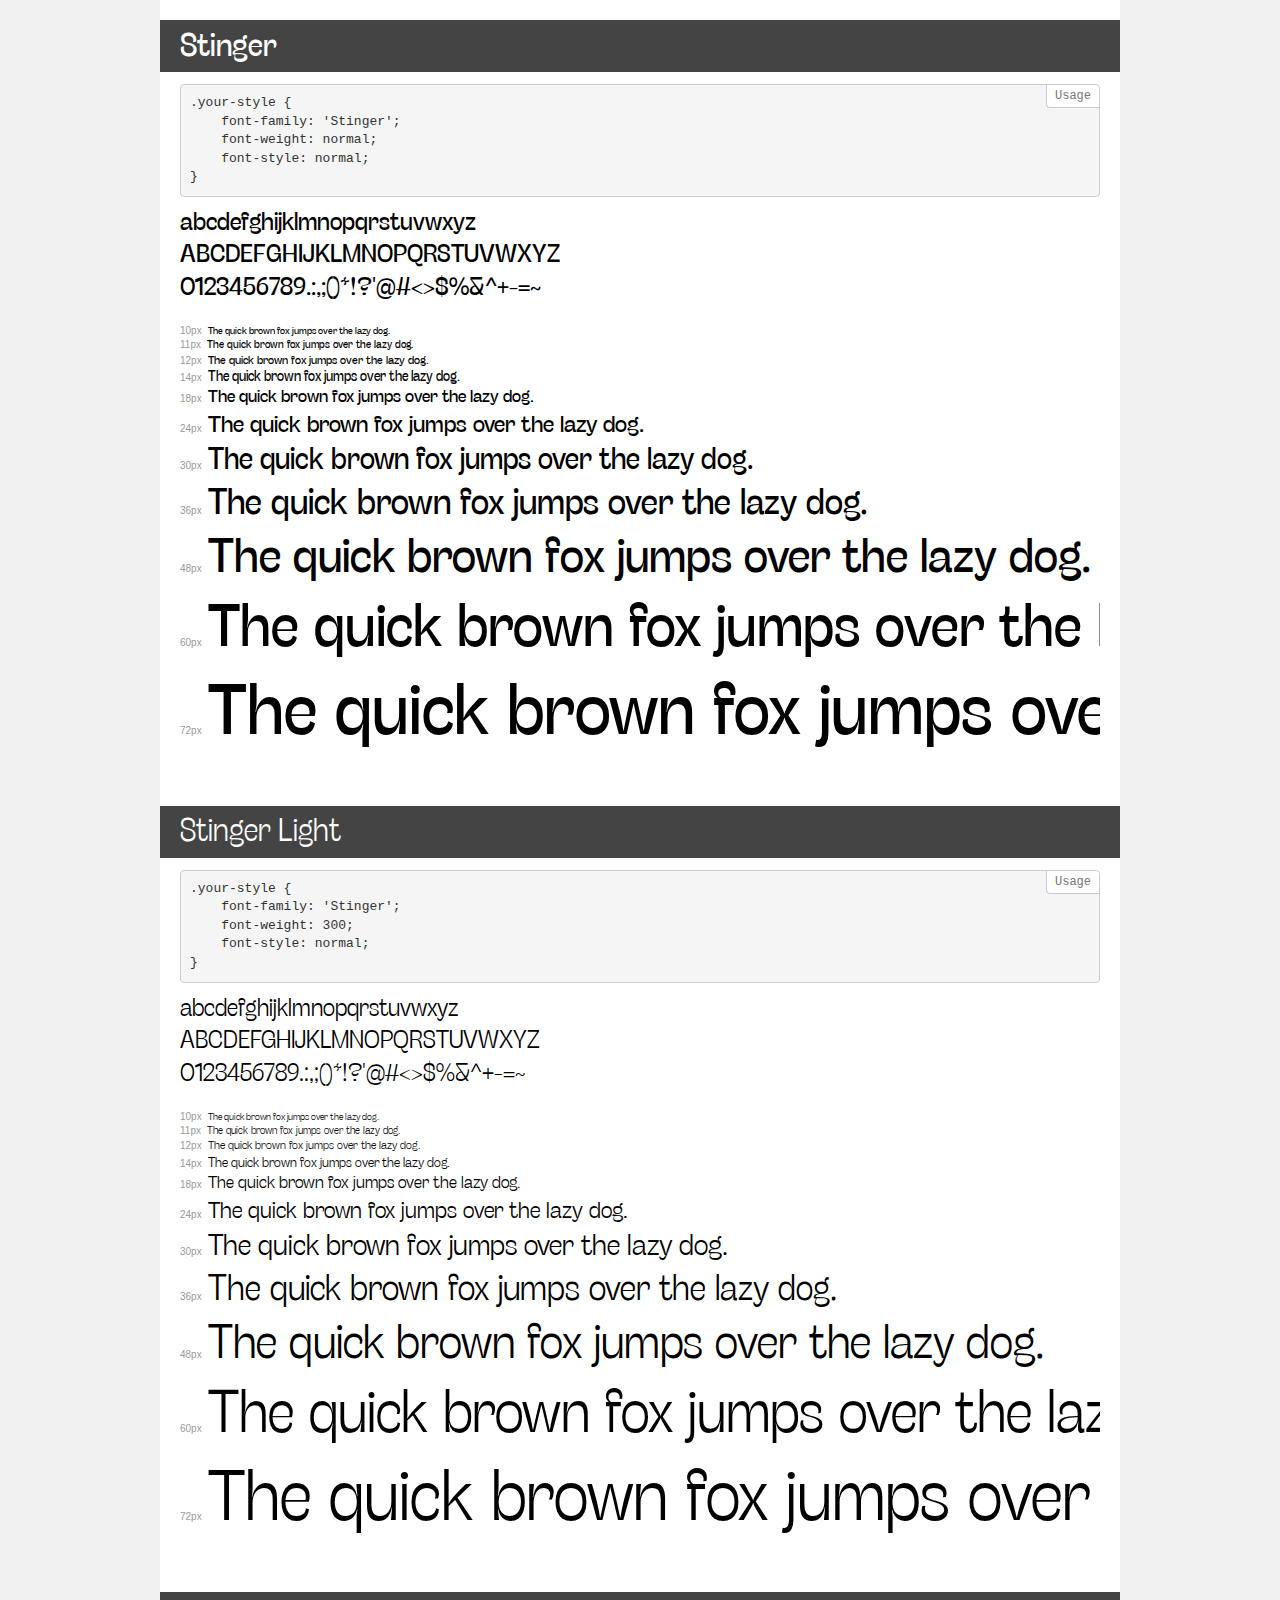
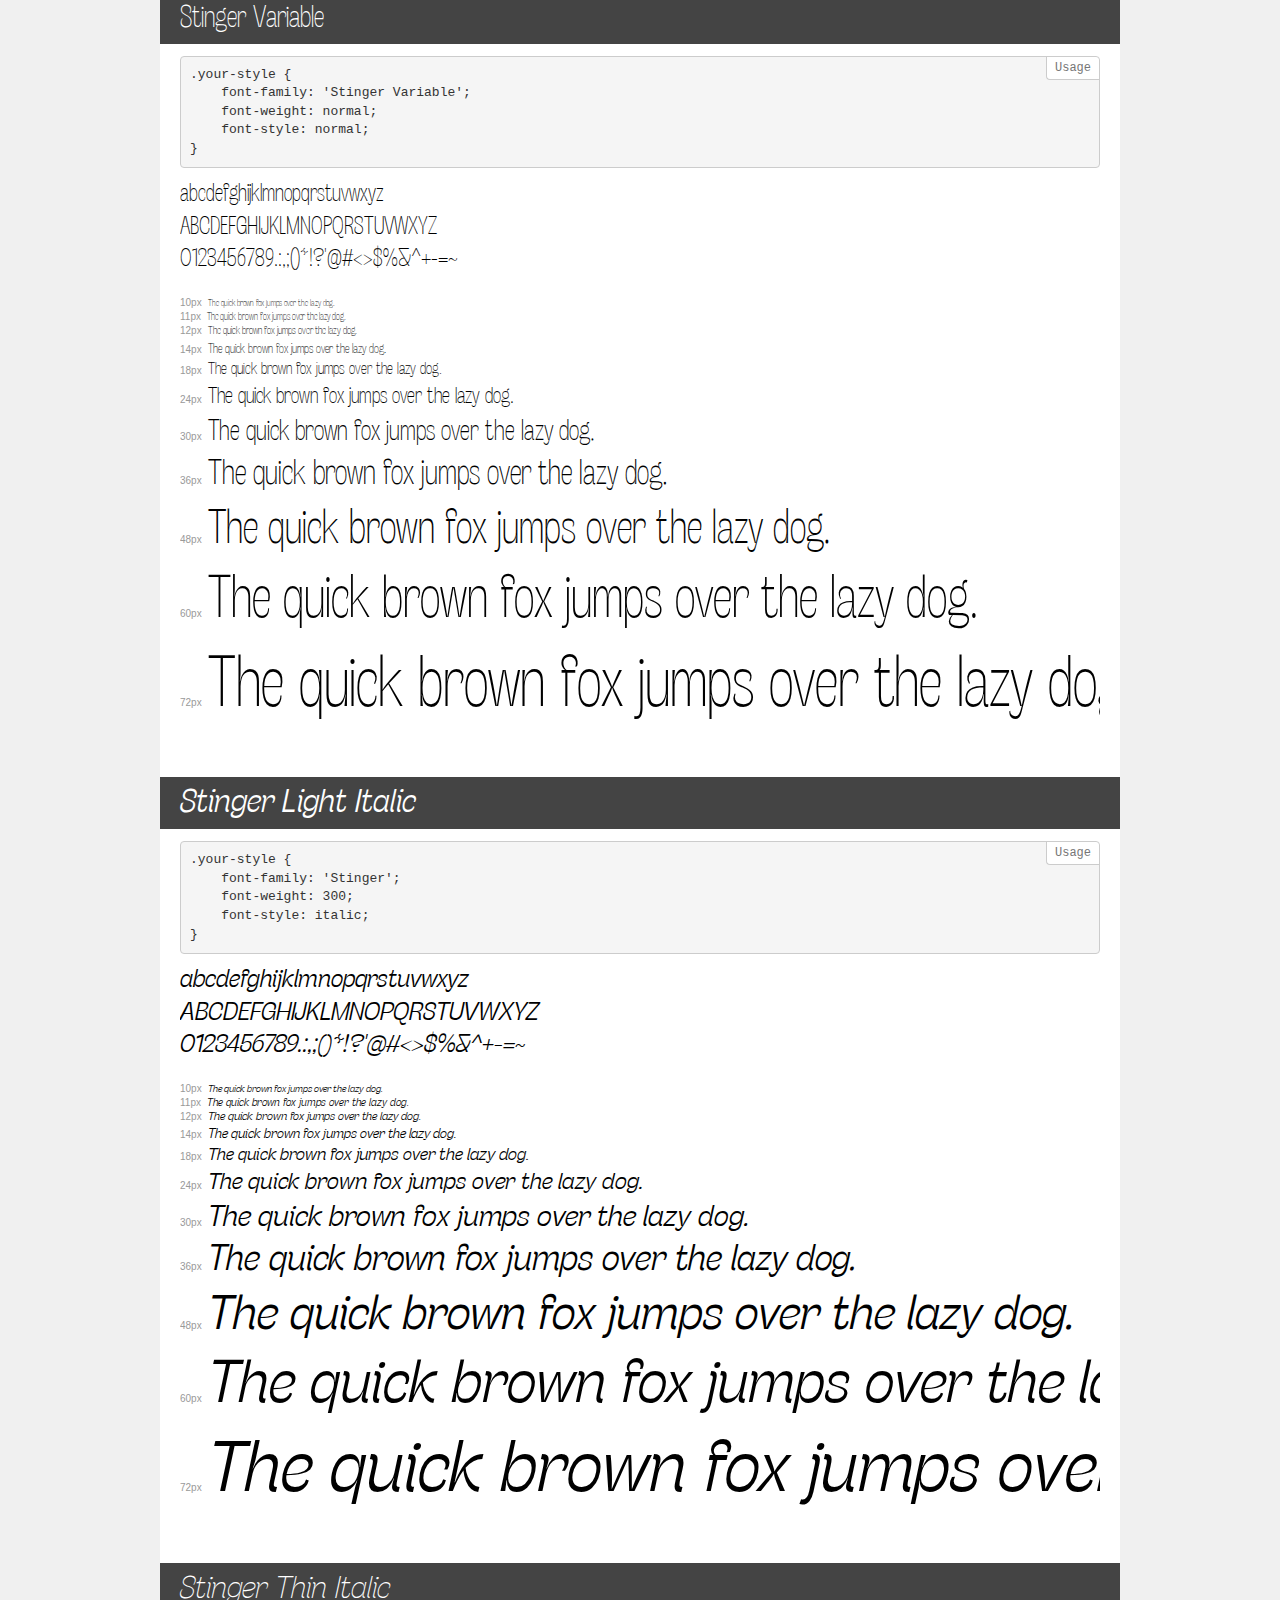
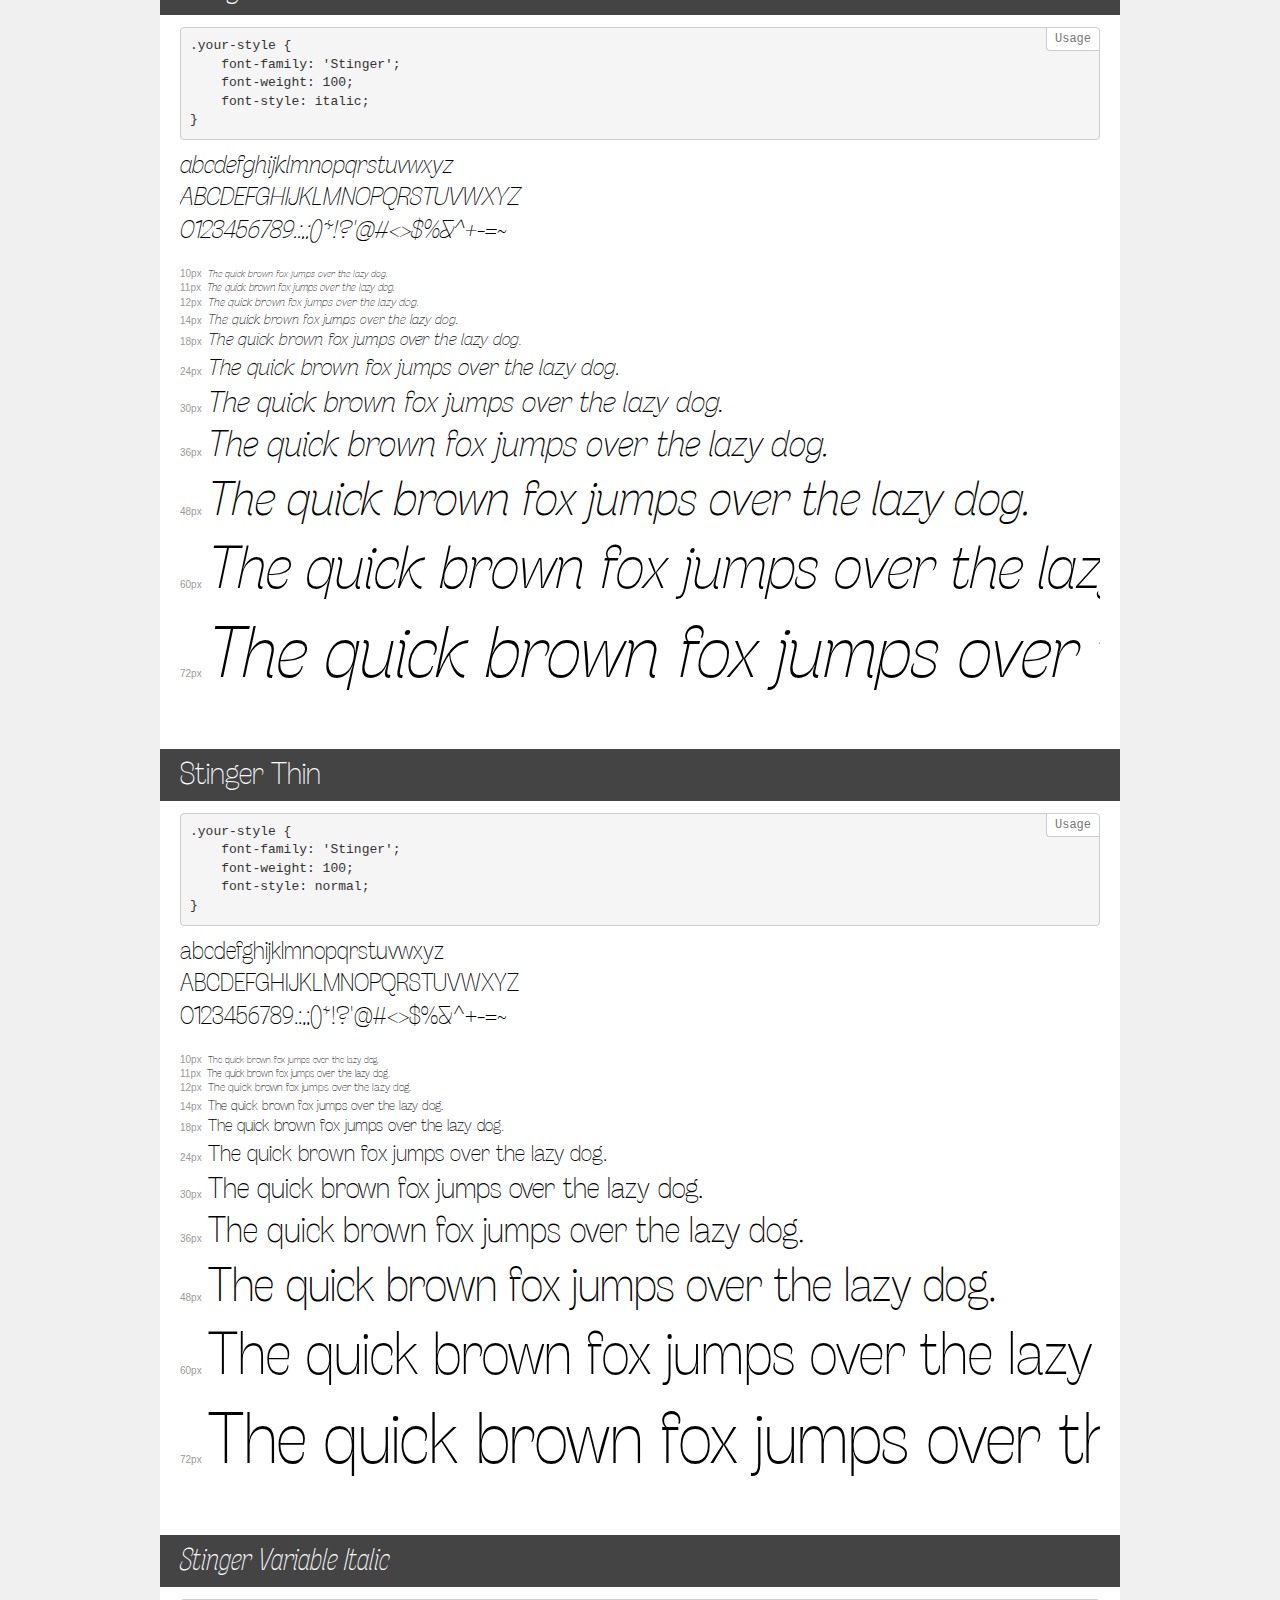
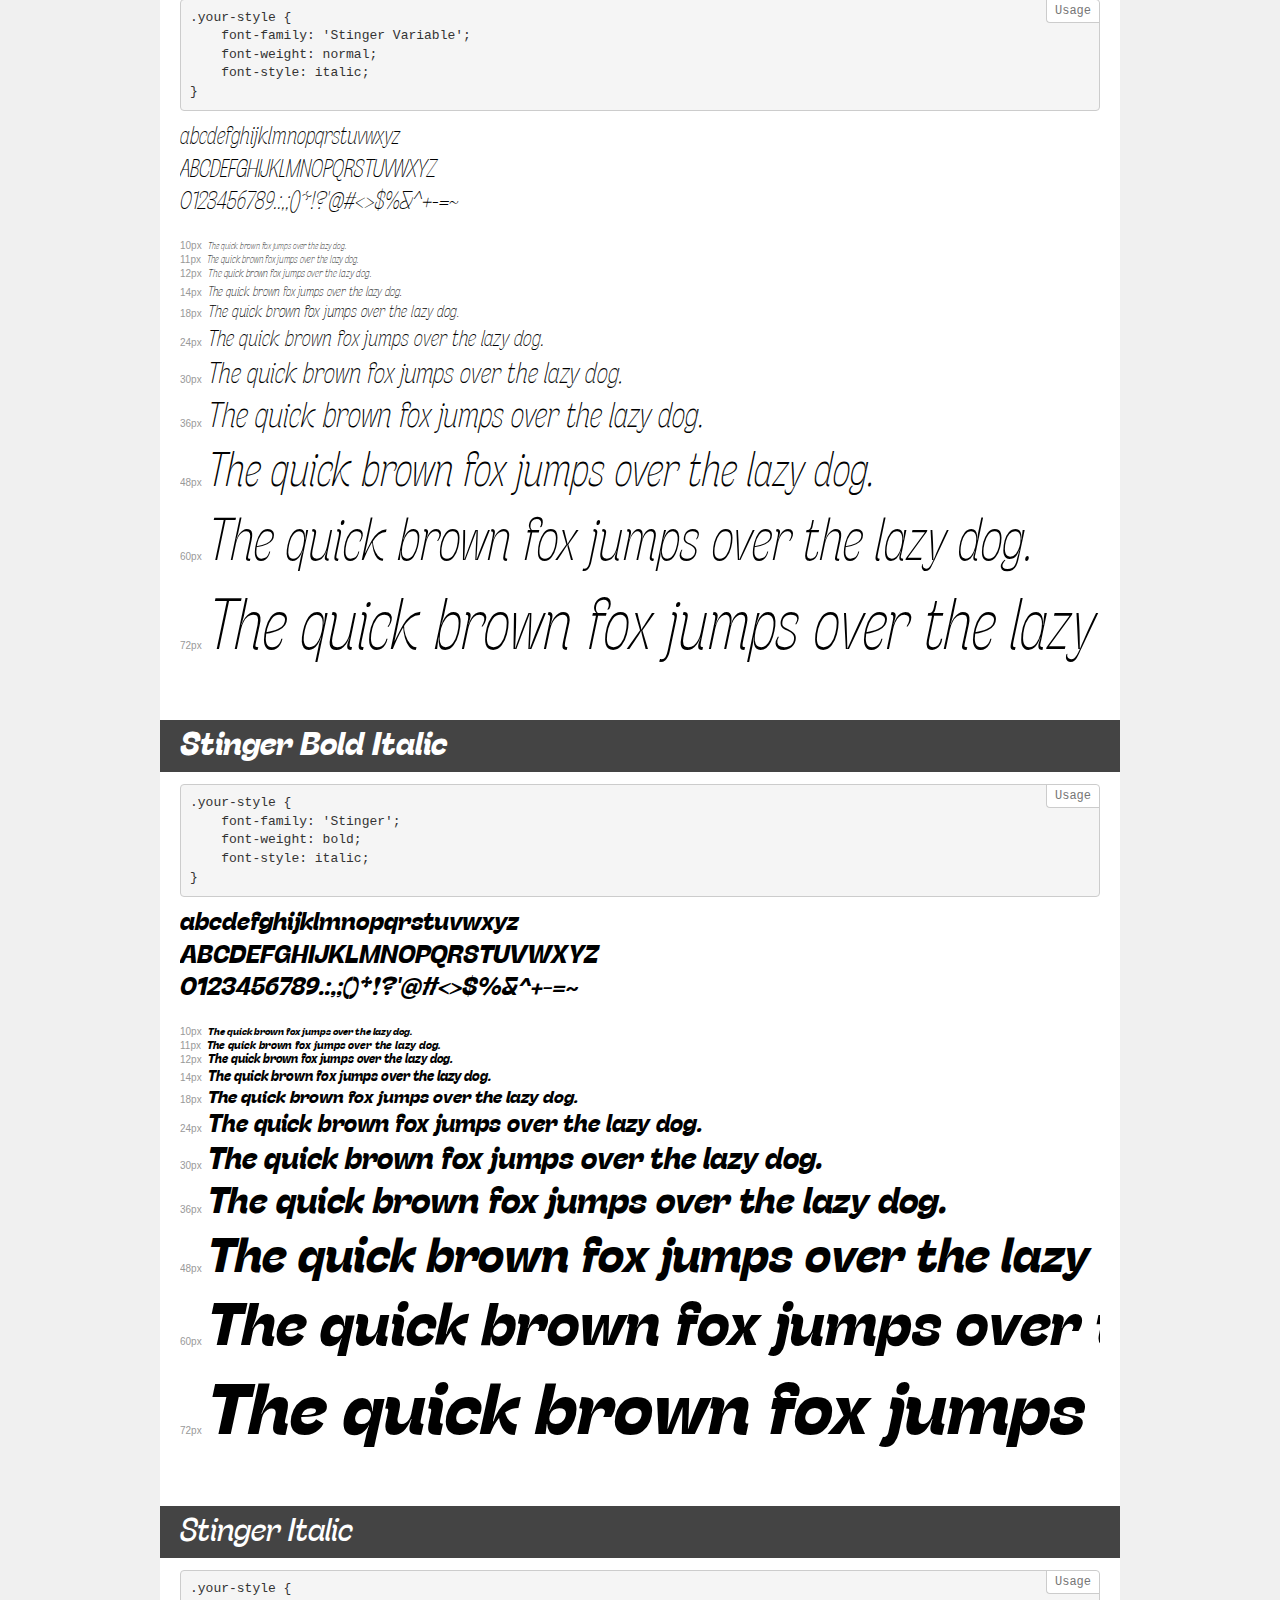
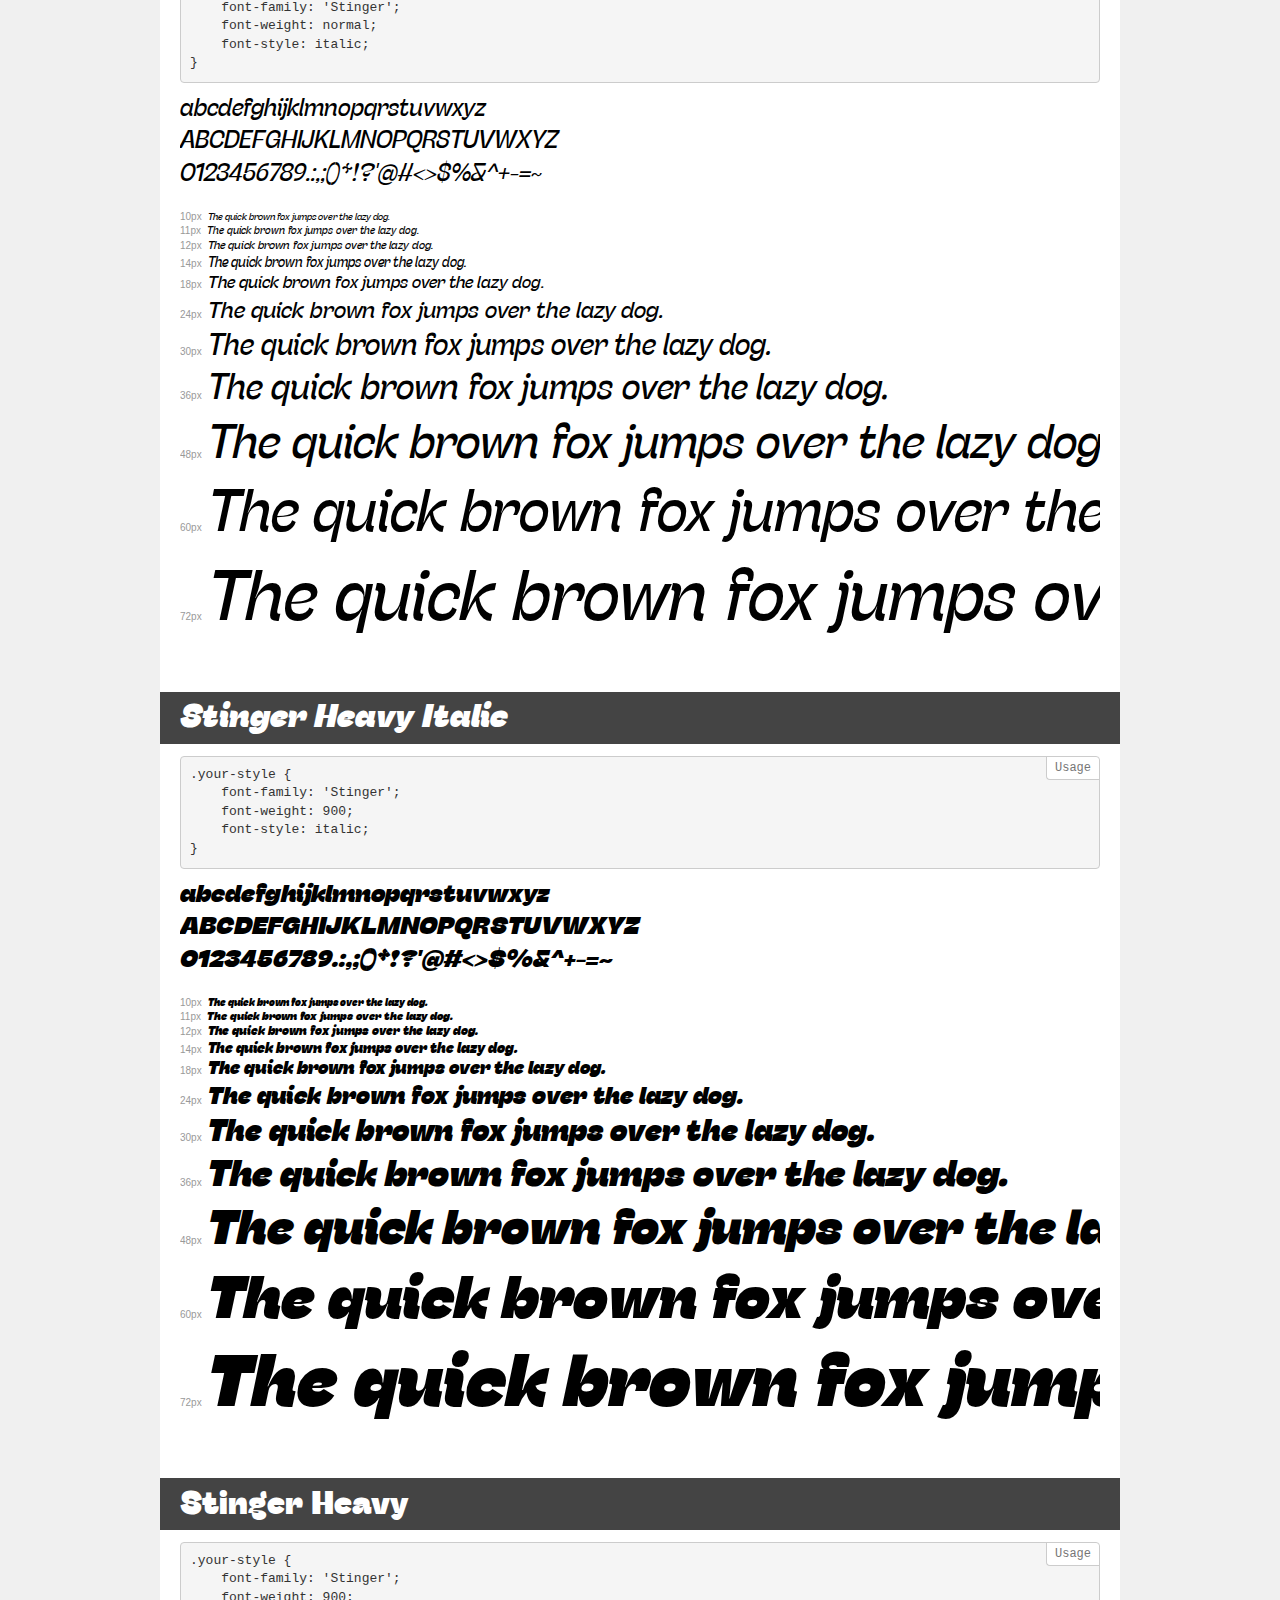
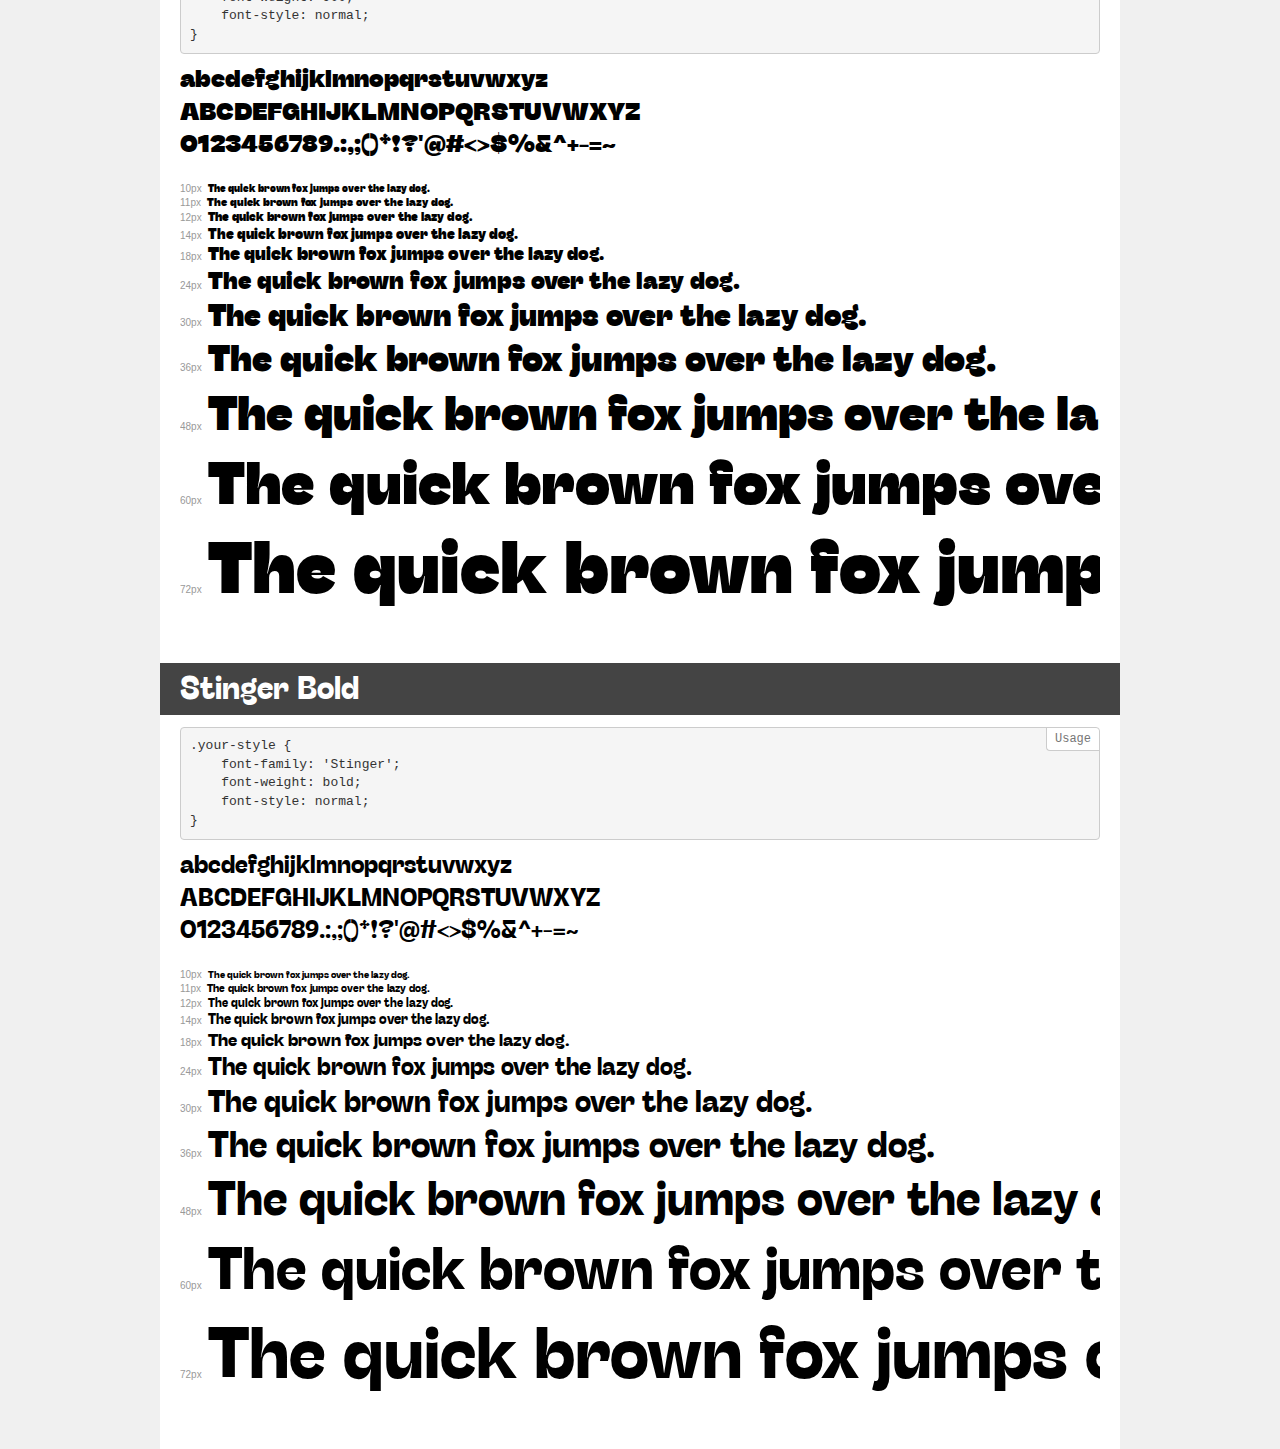
<file: fonts/stinger/demo.html>
<!DOCTYPE html>
<html lang="en">
<head>
    <meta charset="utf-8">
    <meta http-equiv="X-UA-Compatible" content="IE=edge">
    <meta name="viewport" content="width=device-width, initial-scale=1">
    <meta name="robots" content="noindex, noarchive">
    <meta name="format-detection" content="telephone=no">
    <title>Transfonter demo</title>
    <link href="stylesheet.css" rel="stylesheet">
    <style>
        /*
        http://meyerweb.com/eric/tools/css/reset/
        v2.0 | 20110126
        License: none (public domain)
        */
        html, body, div, span, applet, object, iframe,
        h1, h2, h3, h4, h5, h6, p, blockquote, pre,
        a, abbr, acronym, address, big, cite, code,
        del, dfn, em, img, ins, kbd, q, s, samp,
        small, strike, strong, sub, sup, tt, var,
        b, u, i, center,
        dl, dt, dd, ol, ul, li,
        fieldset, form, label, legend,
        table, caption, tbody, tfoot, thead, tr, th, td,
        article, aside, canvas, details, embed,
        figure, figcaption, footer, header, hgroup,
        menu, nav, output, ruby, section, summary,
        time, mark, audio, video {
            margin: 0;
            padding: 0;
            border: 0;
            font-size: 100%;
            font: inherit;
            vertical-align: baseline;
        }
        /* HTML5 display-role reset for older browsers */
        article, aside, details, figcaption, figure,
        footer, header, hgroup, menu, nav, section {
            display: block;
        }
        body {
            line-height: 1;
        }
        ol, ul {
            list-style: none;
        }
        blockquote, q {
            quotes: none;
        }
        blockquote:before, blockquote:after,
        q:before, q:after {
            content: '';
            content: none;
        }
        table {
            border-collapse: collapse;
            border-spacing: 0;
        }
        /* demo styles */
        body {
            background: #f0f0f0;
            color: #000;
        }
        .page {
            background: #fff;
            width: 920px;
            margin: 0 auto;
            padding: 20px 20px 0 20px;
            overflow: hidden;
        }
        .font-container {
            overflow-x: auto;
            overflow-y: hidden;
            margin-bottom: 40px;
            line-height: 1.3;
            white-space: nowrap;
            padding-bottom: 5px;
        }
        h1 {
            position: relative;
            background: #444;
            font-size: 32px;
            color: #fff;
            padding: 10px 20px;
            margin: 0 -20px 12px -20px;
        }
        .letters {
            font-size: 25px;
            margin-bottom: 20px;
        }
        .s10:before {
            content: '10px';
        }
        .s11:before {
            content: '11px';
        }
        .s12:before {
            content: '12px';
        }
        .s14:before {
            content: '14px';
        }
        .s18:before {
            content: '18px';
        }
        .s24:before {
            content: '24px';
        }
        .s30:before {
            content: '30px';
        }
        .s36:before {
            content: '36px';
        }
        .s48:before {
            content: '48px';
        }
        .s60:before {
            content: '60px';
        }
        .s72:before {
            content: '72px';
        }
        .s10:before, .s11:before, .s12:before, .s14:before,
        .s18:before, .s24:before, .s30:before, .s36:before,
        .s48:before, .s60:before, .s72:before {
            font-family: Arial, sans-serif;
            font-size: 10px;
            font-weight: normal;
            font-style: normal;
            color: #999;
            padding-right: 6px;
        }
        pre {
            display: block;
            position: relative;
            padding: 9px;
            margin: 0 0 10px;
            font-family: Monaco, Menlo, Consolas, "Courier New", monospace;
            font-size: 13px;
            line-height: 1.428571429;
            color: #333;
            font-weight: normal;
            font-style: normal;
            background-color: #f5f5f5;
            border: 1px solid #ccc;
            overflow-x: auto;
            border-radius: 4px;
        }
        pre:after {
            display: block;
            position: absolute;
            right: 0;
            top: 0;
            content: 'Usage';
            line-height: 1;
            padding: 5px 8px;
            font-size: 12px;
            color: #767676;
            background-color: #fff;
            border: 1px solid #ccc;
            border-right: none;
            border-top: none;
            border-radius: 0 4px 0 4px;
            z-index: 10;
        }
        /* responsive */
        @media (max-width: 959px) {
            .page {
                width: auto;
                margin: 0;
            }
        }
    </style>
</head>
<body>
<div class="page">
    <div class="demo">
        <h1 style="font-family: 'Stinger'; font-weight: normal; font-style: normal;">Stinger</h1>
        <pre>.your-style {
    font-family: 'Stinger';
    font-weight: normal;
    font-style: normal;
}</pre>
        <div class="font-container" style="font-family: 'Stinger'; font-weight: normal; font-style: normal;">
            <p class="letters">
                abcdefghijklmnopqrstuvwxyz<br>
ABCDEFGHIJKLMNOPQRSTUVWXYZ<br>
                0123456789.:,;()*!?'@#<>$%&^+-=~
            </p>
            <p class="s10" style="font-size: 10px;">The quick brown fox jumps over the lazy dog.</p>
            <p class="s11" style="font-size: 11px;">The quick brown fox jumps over the lazy dog.</p>
            <p class="s12" style="font-size: 12px;">The quick brown fox jumps over the lazy dog.</p>
            <p class="s14" style="font-size: 14px;">The quick brown fox jumps over the lazy dog.</p>
            <p class="s18" style="font-size: 18px;">The quick brown fox jumps over the lazy dog.</p>
            <p class="s24" style="font-size: 24px;">The quick brown fox jumps over the lazy dog.</p>
            <p class="s30" style="font-size: 30px;">The quick brown fox jumps over the lazy dog.</p>
            <p class="s36" style="font-size: 36px;">The quick brown fox jumps over the lazy dog.</p>
            <p class="s48" style="font-size: 48px;">The quick brown fox jumps over the lazy dog.</p>
            <p class="s60" style="font-size: 60px;">The quick brown fox jumps over the lazy dog.</p>
            <p class="s72" style="font-size: 72px;">The quick brown fox jumps over the lazy dog.</p>
        </div>
    </div>
    <div class="demo">
        <h1 style="font-family: 'Stinger'; font-weight: 300; font-style: normal;">Stinger Light</h1>
        <pre>.your-style {
    font-family: 'Stinger';
    font-weight: 300;
    font-style: normal;
}</pre>
        <div class="font-container" style="font-family: 'Stinger'; font-weight: 300; font-style: normal;">
            <p class="letters">
                abcdefghijklmnopqrstuvwxyz<br>
ABCDEFGHIJKLMNOPQRSTUVWXYZ<br>
                0123456789.:,;()*!?'@#<>$%&^+-=~
            </p>
            <p class="s10" style="font-size: 10px;">The quick brown fox jumps over the lazy dog.</p>
            <p class="s11" style="font-size: 11px;">The quick brown fox jumps over the lazy dog.</p>
            <p class="s12" style="font-size: 12px;">The quick brown fox jumps over the lazy dog.</p>
            <p class="s14" style="font-size: 14px;">The quick brown fox jumps over the lazy dog.</p>
            <p class="s18" style="font-size: 18px;">The quick brown fox jumps over the lazy dog.</p>
            <p class="s24" style="font-size: 24px;">The quick brown fox jumps over the lazy dog.</p>
            <p class="s30" style="font-size: 30px;">The quick brown fox jumps over the lazy dog.</p>
            <p class="s36" style="font-size: 36px;">The quick brown fox jumps over the lazy dog.</p>
            <p class="s48" style="font-size: 48px;">The quick brown fox jumps over the lazy dog.</p>
            <p class="s60" style="font-size: 60px;">The quick brown fox jumps over the lazy dog.</p>
            <p class="s72" style="font-size: 72px;">The quick brown fox jumps over the lazy dog.</p>
        </div>
    </div>
    <div class="demo">
        <h1 style="font-family: 'Stinger Variable'; font-weight: normal; font-style: normal;">Stinger Variable</h1>
        <pre>.your-style {
    font-family: 'Stinger Variable';
    font-weight: normal;
    font-style: normal;
}</pre>
        <div class="font-container" style="font-family: 'Stinger Variable'; font-weight: normal; font-style: normal;">
            <p class="letters">
                abcdefghijklmnopqrstuvwxyz<br>
ABCDEFGHIJKLMNOPQRSTUVWXYZ<br>
                0123456789.:,;()*!?'@#<>$%&^+-=~
            </p>
            <p class="s10" style="font-size: 10px;">The quick brown fox jumps over the lazy dog.</p>
            <p class="s11" style="font-size: 11px;">The quick brown fox jumps over the lazy dog.</p>
            <p class="s12" style="font-size: 12px;">The quick brown fox jumps over the lazy dog.</p>
            <p class="s14" style="font-size: 14px;">The quick brown fox jumps over the lazy dog.</p>
            <p class="s18" style="font-size: 18px;">The quick brown fox jumps over the lazy dog.</p>
            <p class="s24" style="font-size: 24px;">The quick brown fox jumps over the lazy dog.</p>
            <p class="s30" style="font-size: 30px;">The quick brown fox jumps over the lazy dog.</p>
            <p class="s36" style="font-size: 36px;">The quick brown fox jumps over the lazy dog.</p>
            <p class="s48" style="font-size: 48px;">The quick brown fox jumps over the lazy dog.</p>
            <p class="s60" style="font-size: 60px;">The quick brown fox jumps over the lazy dog.</p>
            <p class="s72" style="font-size: 72px;">The quick brown fox jumps over the lazy dog.</p>
        </div>
    </div>
    <div class="demo">
        <h1 style="font-family: 'Stinger'; font-weight: 300; font-style: italic;">Stinger Light Italic</h1>
        <pre>.your-style {
    font-family: 'Stinger';
    font-weight: 300;
    font-style: italic;
}</pre>
        <div class="font-container" style="font-family: 'Stinger'; font-weight: 300; font-style: italic;">
            <p class="letters">
                abcdefghijklmnopqrstuvwxyz<br>
ABCDEFGHIJKLMNOPQRSTUVWXYZ<br>
                0123456789.:,;()*!?'@#<>$%&^+-=~
            </p>
            <p class="s10" style="font-size: 10px;">The quick brown fox jumps over the lazy dog.</p>
            <p class="s11" style="font-size: 11px;">The quick brown fox jumps over the lazy dog.</p>
            <p class="s12" style="font-size: 12px;">The quick brown fox jumps over the lazy dog.</p>
            <p class="s14" style="font-size: 14px;">The quick brown fox jumps over the lazy dog.</p>
            <p class="s18" style="font-size: 18px;">The quick brown fox jumps over the lazy dog.</p>
            <p class="s24" style="font-size: 24px;">The quick brown fox jumps over the lazy dog.</p>
            <p class="s30" style="font-size: 30px;">The quick brown fox jumps over the lazy dog.</p>
            <p class="s36" style="font-size: 36px;">The quick brown fox jumps over the lazy dog.</p>
            <p class="s48" style="font-size: 48px;">The quick brown fox jumps over the lazy dog.</p>
            <p class="s60" style="font-size: 60px;">The quick brown fox jumps over the lazy dog.</p>
            <p class="s72" style="font-size: 72px;">The quick brown fox jumps over the lazy dog.</p>
        </div>
    </div>
    <div class="demo">
        <h1 style="font-family: 'Stinger'; font-weight: 100; font-style: italic;">Stinger Thin Italic</h1>
        <pre>.your-style {
    font-family: 'Stinger';
    font-weight: 100;
    font-style: italic;
}</pre>
        <div class="font-container" style="font-family: 'Stinger'; font-weight: 100; font-style: italic;">
            <p class="letters">
                abcdefghijklmnopqrstuvwxyz<br>
ABCDEFGHIJKLMNOPQRSTUVWXYZ<br>
                0123456789.:,;()*!?'@#<>$%&^+-=~
            </p>
            <p class="s10" style="font-size: 10px;">The quick brown fox jumps over the lazy dog.</p>
            <p class="s11" style="font-size: 11px;">The quick brown fox jumps over the lazy dog.</p>
            <p class="s12" style="font-size: 12px;">The quick brown fox jumps over the lazy dog.</p>
            <p class="s14" style="font-size: 14px;">The quick brown fox jumps over the lazy dog.</p>
            <p class="s18" style="font-size: 18px;">The quick brown fox jumps over the lazy dog.</p>
            <p class="s24" style="font-size: 24px;">The quick brown fox jumps over the lazy dog.</p>
            <p class="s30" style="font-size: 30px;">The quick brown fox jumps over the lazy dog.</p>
            <p class="s36" style="font-size: 36px;">The quick brown fox jumps over the lazy dog.</p>
            <p class="s48" style="font-size: 48px;">The quick brown fox jumps over the lazy dog.</p>
            <p class="s60" style="font-size: 60px;">The quick brown fox jumps over the lazy dog.</p>
            <p class="s72" style="font-size: 72px;">The quick brown fox jumps over the lazy dog.</p>
        </div>
    </div>
    <div class="demo">
        <h1 style="font-family: 'Stinger'; font-weight: 100; font-style: normal;">Stinger Thin</h1>
        <pre>.your-style {
    font-family: 'Stinger';
    font-weight: 100;
    font-style: normal;
}</pre>
        <div class="font-container" style="font-family: 'Stinger'; font-weight: 100; font-style: normal;">
            <p class="letters">
                abcdefghijklmnopqrstuvwxyz<br>
ABCDEFGHIJKLMNOPQRSTUVWXYZ<br>
                0123456789.:,;()*!?'@#<>$%&^+-=~
            </p>
            <p class="s10" style="font-size: 10px;">The quick brown fox jumps over the lazy dog.</p>
            <p class="s11" style="font-size: 11px;">The quick brown fox jumps over the lazy dog.</p>
            <p class="s12" style="font-size: 12px;">The quick brown fox jumps over the lazy dog.</p>
            <p class="s14" style="font-size: 14px;">The quick brown fox jumps over the lazy dog.</p>
            <p class="s18" style="font-size: 18px;">The quick brown fox jumps over the lazy dog.</p>
            <p class="s24" style="font-size: 24px;">The quick brown fox jumps over the lazy dog.</p>
            <p class="s30" style="font-size: 30px;">The quick brown fox jumps over the lazy dog.</p>
            <p class="s36" style="font-size: 36px;">The quick brown fox jumps over the lazy dog.</p>
            <p class="s48" style="font-size: 48px;">The quick brown fox jumps over the lazy dog.</p>
            <p class="s60" style="font-size: 60px;">The quick brown fox jumps over the lazy dog.</p>
            <p class="s72" style="font-size: 72px;">The quick brown fox jumps over the lazy dog.</p>
        </div>
    </div>
    <div class="demo">
        <h1 style="font-family: 'Stinger Variable'; font-weight: normal; font-style: italic;">Stinger Variable Italic</h1>
        <pre>.your-style {
    font-family: 'Stinger Variable';
    font-weight: normal;
    font-style: italic;
}</pre>
        <div class="font-container" style="font-family: 'Stinger Variable'; font-weight: normal; font-style: italic;">
            <p class="letters">
                abcdefghijklmnopqrstuvwxyz<br>
ABCDEFGHIJKLMNOPQRSTUVWXYZ<br>
                0123456789.:,;()*!?'@#<>$%&^+-=~
            </p>
            <p class="s10" style="font-size: 10px;">The quick brown fox jumps over the lazy dog.</p>
            <p class="s11" style="font-size: 11px;">The quick brown fox jumps over the lazy dog.</p>
            <p class="s12" style="font-size: 12px;">The quick brown fox jumps over the lazy dog.</p>
            <p class="s14" style="font-size: 14px;">The quick brown fox jumps over the lazy dog.</p>
            <p class="s18" style="font-size: 18px;">The quick brown fox jumps over the lazy dog.</p>
            <p class="s24" style="font-size: 24px;">The quick brown fox jumps over the lazy dog.</p>
            <p class="s30" style="font-size: 30px;">The quick brown fox jumps over the lazy dog.</p>
            <p class="s36" style="font-size: 36px;">The quick brown fox jumps over the lazy dog.</p>
            <p class="s48" style="font-size: 48px;">The quick brown fox jumps over the lazy dog.</p>
            <p class="s60" style="font-size: 60px;">The quick brown fox jumps over the lazy dog.</p>
            <p class="s72" style="font-size: 72px;">The quick brown fox jumps over the lazy dog.</p>
        </div>
    </div>
    <div class="demo">
        <h1 style="font-family: 'Stinger'; font-weight: bold; font-style: italic;">Stinger Bold Italic</h1>
        <pre>.your-style {
    font-family: 'Stinger';
    font-weight: bold;
    font-style: italic;
}</pre>
        <div class="font-container" style="font-family: 'Stinger'; font-weight: bold; font-style: italic;">
            <p class="letters">
                abcdefghijklmnopqrstuvwxyz<br>
ABCDEFGHIJKLMNOPQRSTUVWXYZ<br>
                0123456789.:,;()*!?'@#<>$%&^+-=~
            </p>
            <p class="s10" style="font-size: 10px;">The quick brown fox jumps over the lazy dog.</p>
            <p class="s11" style="font-size: 11px;">The quick brown fox jumps over the lazy dog.</p>
            <p class="s12" style="font-size: 12px;">The quick brown fox jumps over the lazy dog.</p>
            <p class="s14" style="font-size: 14px;">The quick brown fox jumps over the lazy dog.</p>
            <p class="s18" style="font-size: 18px;">The quick brown fox jumps over the lazy dog.</p>
            <p class="s24" style="font-size: 24px;">The quick brown fox jumps over the lazy dog.</p>
            <p class="s30" style="font-size: 30px;">The quick brown fox jumps over the lazy dog.</p>
            <p class="s36" style="font-size: 36px;">The quick brown fox jumps over the lazy dog.</p>
            <p class="s48" style="font-size: 48px;">The quick brown fox jumps over the lazy dog.</p>
            <p class="s60" style="font-size: 60px;">The quick brown fox jumps over the lazy dog.</p>
            <p class="s72" style="font-size: 72px;">The quick brown fox jumps over the lazy dog.</p>
        </div>
    </div>
    <div class="demo">
        <h1 style="font-family: 'Stinger'; font-weight: normal; font-style: italic;">Stinger Italic</h1>
        <pre>.your-style {
    font-family: 'Stinger';
    font-weight: normal;
    font-style: italic;
}</pre>
        <div class="font-container" style="font-family: 'Stinger'; font-weight: normal; font-style: italic;">
            <p class="letters">
                abcdefghijklmnopqrstuvwxyz<br>
ABCDEFGHIJKLMNOPQRSTUVWXYZ<br>
                0123456789.:,;()*!?'@#<>$%&^+-=~
            </p>
            <p class="s10" style="font-size: 10px;">The quick brown fox jumps over the lazy dog.</p>
            <p class="s11" style="font-size: 11px;">The quick brown fox jumps over the lazy dog.</p>
            <p class="s12" style="font-size: 12px;">The quick brown fox jumps over the lazy dog.</p>
            <p class="s14" style="font-size: 14px;">The quick brown fox jumps over the lazy dog.</p>
            <p class="s18" style="font-size: 18px;">The quick brown fox jumps over the lazy dog.</p>
            <p class="s24" style="font-size: 24px;">The quick brown fox jumps over the lazy dog.</p>
            <p class="s30" style="font-size: 30px;">The quick brown fox jumps over the lazy dog.</p>
            <p class="s36" style="font-size: 36px;">The quick brown fox jumps over the lazy dog.</p>
            <p class="s48" style="font-size: 48px;">The quick brown fox jumps over the lazy dog.</p>
            <p class="s60" style="font-size: 60px;">The quick brown fox jumps over the lazy dog.</p>
            <p class="s72" style="font-size: 72px;">The quick brown fox jumps over the lazy dog.</p>
        </div>
    </div>
    <div class="demo">
        <h1 style="font-family: 'Stinger'; font-weight: 900; font-style: italic;">Stinger Heavy Italic</h1>
        <pre>.your-style {
    font-family: 'Stinger';
    font-weight: 900;
    font-style: italic;
}</pre>
        <div class="font-container" style="font-family: 'Stinger'; font-weight: 900; font-style: italic;">
            <p class="letters">
                abcdefghijklmnopqrstuvwxyz<br>
ABCDEFGHIJKLMNOPQRSTUVWXYZ<br>
                0123456789.:,;()*!?'@#<>$%&^+-=~
            </p>
            <p class="s10" style="font-size: 10px;">The quick brown fox jumps over the lazy dog.</p>
            <p class="s11" style="font-size: 11px;">The quick brown fox jumps over the lazy dog.</p>
            <p class="s12" style="font-size: 12px;">The quick brown fox jumps over the lazy dog.</p>
            <p class="s14" style="font-size: 14px;">The quick brown fox jumps over the lazy dog.</p>
            <p class="s18" style="font-size: 18px;">The quick brown fox jumps over the lazy dog.</p>
            <p class="s24" style="font-size: 24px;">The quick brown fox jumps over the lazy dog.</p>
            <p class="s30" style="font-size: 30px;">The quick brown fox jumps over the lazy dog.</p>
            <p class="s36" style="font-size: 36px;">The quick brown fox jumps over the lazy dog.</p>
            <p class="s48" style="font-size: 48px;">The quick brown fox jumps over the lazy dog.</p>
            <p class="s60" style="font-size: 60px;">The quick brown fox jumps over the lazy dog.</p>
            <p class="s72" style="font-size: 72px;">The quick brown fox jumps over the lazy dog.</p>
        </div>
    </div>
    <div class="demo">
        <h1 style="font-family: 'Stinger'; font-weight: 900; font-style: normal;">Stinger Heavy</h1>
        <pre>.your-style {
    font-family: 'Stinger';
    font-weight: 900;
    font-style: normal;
}</pre>
        <div class="font-container" style="font-family: 'Stinger'; font-weight: 900; font-style: normal;">
            <p class="letters">
                abcdefghijklmnopqrstuvwxyz<br>
ABCDEFGHIJKLMNOPQRSTUVWXYZ<br>
                0123456789.:,;()*!?'@#<>$%&^+-=~
            </p>
            <p class="s10" style="font-size: 10px;">The quick brown fox jumps over the lazy dog.</p>
            <p class="s11" style="font-size: 11px;">The quick brown fox jumps over the lazy dog.</p>
            <p class="s12" style="font-size: 12px;">The quick brown fox jumps over the lazy dog.</p>
            <p class="s14" style="font-size: 14px;">The quick brown fox jumps over the lazy dog.</p>
            <p class="s18" style="font-size: 18px;">The quick brown fox jumps over the lazy dog.</p>
            <p class="s24" style="font-size: 24px;">The quick brown fox jumps over the lazy dog.</p>
            <p class="s30" style="font-size: 30px;">The quick brown fox jumps over the lazy dog.</p>
            <p class="s36" style="font-size: 36px;">The quick brown fox jumps over the lazy dog.</p>
            <p class="s48" style="font-size: 48px;">The quick brown fox jumps over the lazy dog.</p>
            <p class="s60" style="font-size: 60px;">The quick brown fox jumps over the lazy dog.</p>
            <p class="s72" style="font-size: 72px;">The quick brown fox jumps over the lazy dog.</p>
        </div>
    </div>
    <div class="demo">
        <h1 style="font-family: 'Stinger'; font-weight: bold; font-style: normal;">Stinger Bold</h1>
        <pre>.your-style {
    font-family: 'Stinger';
    font-weight: bold;
    font-style: normal;
}</pre>
        <div class="font-container" style="font-family: 'Stinger'; font-weight: bold; font-style: normal;">
            <p class="letters">
                abcdefghijklmnopqrstuvwxyz<br>
ABCDEFGHIJKLMNOPQRSTUVWXYZ<br>
                0123456789.:,;()*!?'@#<>$%&^+-=~
            </p>
            <p class="s10" style="font-size: 10px;">The quick brown fox jumps over the lazy dog.</p>
            <p class="s11" style="font-size: 11px;">The quick brown fox jumps over the lazy dog.</p>
            <p class="s12" style="font-size: 12px;">The quick brown fox jumps over the lazy dog.</p>
            <p class="s14" style="font-size: 14px;">The quick brown fox jumps over the lazy dog.</p>
            <p class="s18" style="font-size: 18px;">The quick brown fox jumps over the lazy dog.</p>
            <p class="s24" style="font-size: 24px;">The quick brown fox jumps over the lazy dog.</p>
            <p class="s30" style="font-size: 30px;">The quick brown fox jumps over the lazy dog.</p>
            <p class="s36" style="font-size: 36px;">The quick brown fox jumps over the lazy dog.</p>
            <p class="s48" style="font-size: 48px;">The quick brown fox jumps over the lazy dog.</p>
            <p class="s60" style="font-size: 60px;">The quick brown fox jumps over the lazy dog.</p>
            <p class="s72" style="font-size: 72px;">The quick brown fox jumps over the lazy dog.</p>
        </div>
    </div>
</div>
</body>
</html>
</file>
<file: styles.css>
@charset "UTF-8";
@import url("fonts/adamant/stylesheet.css");
@import url("fonts/stinger/stylesheet.css");
* {
  margin: 0;
  padding: 0;
}

body {
  background-color: #f2f3f4;
}

.left-block {
  color: white;
  margin-left: 86px;
}
.left-block__investors-text {
  font-size: 25px;
  width: 50%;
}
.left-block__introducing-text {
  font-size: 25px;
  width: 50%;
}
.left-block__nfts-text {
  font-family: "Inter", sans-serif;
  line-height: 100%;
  font-size: 185px;
}
.left-block__1441NFT {
  width: 425px;
  margin-top: 20px;
  margin-bottom: 24px;
}
.left-block__roaming-solana {
  line-height: 90px;
  font-size: 65px;
  text-transform: uppercase;
  letter-spacing: -3.5px;
  margin-bottom: 77px;
}
.left-block__button {
  width: 354px;
  height: 88px;
  border-radius: 20px;
  color: black;
  font-size: 29px;
  background: linear-gradient(45deg, #ffd64c, #fffc40);
  border-style: none;
  cursor: pointer;
}

.first-block-wrapper {
  background-image: url("http://localhost:63342/untitled19/img/фон 1.png");
  background-size: cover;
  min-height: 773px;
}

.second-block-wrapper {
  min-height: 775px;
  margin-bottom: 49px;
  overflow: hidden;
}

.first-block {
  display: flex;
  padding-top: 96px;
  justify-content: center;
}
.first-block__block-under-header {
  display: flex;
  margin-bottom: 124px;
}

.line {
  height: 12px;
  width: 100%;
  background-color: white;
  margin-bottom: 5px;
}

.container {
  max-width: 1128px;
  box-sizing: border-box;
  margin: 0 auto;
  padding-left: 20px;
  padding-right: 20px;
}

.heads__BucketHeadz {
  position: relative;
  top: -19px;
  font-family: "Stinger";
  line-height: 100%;
  letter-spacing: -2px;
  font-size: 90px;
}

.right-block-img {
  position: absolute;
}

.right-block {
  position: relative;
  width: 50%;
}
.right-block__1 {
  animation: head1 3s ease-in-out infinite;
  left: -24px;
  top: 42px;
  height: 150px;
  width: 163px;
}
.right-block__2 {
  animation: head2 3s ease-in-out infinite;
  left: 356px;
  height: 144px;
  width: 136px;
  top: 188px;
}
.right-block__3 {
  animation: head3 3s ease-in-out infinite;
  top: 235px;
  left: -20px;
  height: 132px;
  width: 126px;
}
.right-block__4 {
  animation: head4 3s ease-in-out infinite;
  top: 15px;
  left: 357px;
  height: 143px;
  width: 143px;
}
.right-block__5 {
  animation: head5 3s ease-in-out infinite;
  top: 31px;
  height: 142px;
  width: 132px;
  left: 181px;
}
.right-block__6 {
  animation: head6 3s ease-in-out infinite;
  top: 213px;
  left: 158px;
  height: 155px;
  width: 159px;
}
.right-block__7 {
  animation: head7 3s ease-in-out infinite;
  top: 386px;
  left: -40px;
  height: 147px;
  width: 138px;
}
.right-block__8 {
  animation: head8 3s ease-in-out infinite;
  top: 389px;
  left: 159px;
  height: 153px;
  width: 134px;
}
.right-block__9 {
  animation: head9 3s ease-in-out infinite;
  top: 371px;
  left: 331px;
  height: 145px;
  width: 162px;
}

@keyframes head1 {
  0% {
    top: 0;
    position: absolute;
  }
  50% {
    top: 26px;
    position: absolute;
  }
  100% {
    top: 0;
    position: absolute;
  }
}
@keyframes head2 {
  0% {
    top: 188px;
    position: absolute;
  }
  50% {
    top: 202px;
    position: absolute;
  }
  100% {
    top: 188px;
    position: absolute;
  }
}
@keyframes head3 {
  0% {
    top: 235px;
    position: absolute;
  }
  50% {
    top: 245px;
    position: absolute;
  }
  100% {
    top: 235px;
    position: absolute;
  }
}
@keyframes head4 {
  0% {
    top: 15px;
    position: absolute;
  }
  50% {
    top: 47px;
    position: absolute;
  }
  100% {
    top: 15px;
    position: absolute;
  }
}
@keyframes head5 {
  0% {
    top: 31px;
    position: absolute;
  }
  50% {
    top: 45px;
    position: absolute;
  }
  100% {
    top: 31px;
    position: absolute;
  }
}
@keyframes head6 {
  0% {
    top: 213px;
    position: absolute;
  }
  50% {
    top: 233px;
    position: absolute;
  }
  100% {
    top: 213px;
    position: absolute;
  }
}
@keyframes head7 {
  0% {
    top: 386px;
    position: absolute;
  }
  50% {
    top: 426px;
    position: absolute;
  }
  100% {
    top: 386px;
    position: absolute;
  }
}
@keyframes head8 {
  0% {
    top: 389px;
    position: absolute;
  }
  50% {
    top: 414px;
    position: absolute;
  }
  100% {
    top: 389px;
    position: absolute;
  }
}
@keyframes head9 {
  0% {
    top: 371px;
    position: absolute;
  }
  50% {
    top: 401px;
    position: absolute;
  }
  100% {
    top: 371px;
    position: absolute;
  }
}
.second-block__header {
  font-size: 75px;
  margin-bottom: 64px;
  padding-top: 44px;
}

.drop-mobile {
  display: none;
}
.drop-1 {
  position: absolute;
  height: 79px;
  width: 76px;
  top: -43px;
  left: -51px;
  z-index: -1;
}
.drop-2 {
  position: absolute;
  height: 93px;
  width: 86px;
  top: -212px;
  right: -81px;
  z-index: -1;
}
.drop-3 {
  position: absolute;
  height: 86px;
  width: 86px;
  top: 454px;
  right: 11px;
  z-index: -1;
}

.three-reasons {
  display: flex;
  justify-content: space-between;
  position: relative;
}
.three-reasons__block {
  width: 340px;
  height: 460px;
  background-color: #fff;
  border-radius: 24px 24px 24px 24px/24px 24px 24px 24px;
  box-shadow: 21px 21px 22px -5px rgba(34, 60, 80, 0.2);
  display: block;
  flex-direction: column;
  box-sizing: border-box;
  padding-left: 30px;
  padding-right: 30px;
}
.three-reasons__header {
  font-size: 33px;
  padding-top: 14px;
  margin-bottom: 10px;
  letter-spacing: 3px;
  position: relative;
  font-weight: bold;
}
.three-reasons__icon {
  box-sizing: border-box;
  padding-top: 26px;
  height: 244px;
  display: flex;
  align-items: center;
  justify-content: center;
}
.three-reasons__text {
  font-size: 20px;
}
.three-reasons__1 {
  position: relative;
}
.three-reasons__2 {
  position: relative;
  margin: 0 10px;
}
.three-reasons__3 {
  position: relative;
}

.third-block-wrapper {
  min-height: 743px;
  position: relative;
}

.third-block {
  position: relative;
  background-color: #ffffff;
  border-radius: 24px 24px 24px 24px/24px 24px 24px 24px;
  box-shadow: 21px 21px 22px -5px rgba(34, 60, 80, 0.2);
  min-height: 648px;
  overflow: hidden;
}
.third-block__header {
  font-family: "PF Adamant Pro", sans-serif;
  font-weight: bold;
  font-style: normal;
  font-size: 65px;
  margin-bottom: 30px;
}
.third-block__img-20 {
  position: absolute;
  right: 83px;
  top: 275px;
  z-index: 0;
}
.third-block__img-2 {
  position: absolute;
  left: 79px;
  bottom: 176px;
  z-index: 0;
}
.third-block__img {
  width: 423px;
  height: 590px;
  margin-bottom: 14px;
  margin-top: 25px;
  margin-left: 24px;
  z-index: 0;
}
.third-block__wrapper {
  display: flex;
}
.third-block__green-circle {
  position: absolute;
  top: -2px;
  left: -2px;
  z-index: 0;
}

.right-block-with-text {
  margin-left: 100px;
  margin-top: 60px;
}
.right-block-with-text__2 {
  margin-bottom: 18px;
}
.right-block-with-text__1 {
  margin-bottom: 10px;
}
.right-block-with-text__header {
  font-size: 50px;
  margin-bottom: 6px;
}
.right-block-with-text__text {
  font-size: 21px;
}

.fourth-block-wrapper {
  overflow: hidden;
  color: white;
  background-image: url("http://localhost:63342/untitled19/img/фон с ноутом.png");
  background-size: cover;
  min-height: 811px;
  position: relative;
}

.fourth-block {
  display: flex;
}
.fourth-block__green-circle {
  position: absolute;
}
.fourth-block__orange-circle {
  position: absolute;
  right: 0;
  bottom: 0;
  width: 22%;
}
.fourth-block__laptop {
  width: 676px;
  height: 559px;
  top: 64px;
  position: absolute;
  left: 534px;
}
.fourth-block__laptop-mobile {
  display: none;
  width: 676px;
  height: 559px;
}
.fourth-block__left-block {
  width: 460px;
  position: relative;
}
.fourth-block__header {
  font-size: 60px;
  padding-top: 142px;
  margin-bottom: 64px;
}
.fourth-block__img-26 {
  position: absolute;
  left: 74px;
  top: 688px;
  z-index: 2;
}
.fourth-block__headers {
  font-size: 35px;
  margin-bottom: 18px;
}
.fourth-block__text {
  font-size: 23px;
  margin-bottom: 50px;
}

.fifth-block-wrapper {
  position: relative;
}

.fifth-block {
  position: relative;
  display: flex;
  flex-direction: column;
  align-items: center;
  margin-bottom: 20px;
}
.fifth-block__img {
  width: 36px;
}
.fifth-block__img-27 {
  position: absolute;
  left: 199px;
  top: 242px;
}
.fifth-block__img-2 {
  position: absolute;
  right: 180px;
  top: 174px;
}
.fifth-block__img-26 {
  position: absolute;
  width: 81px;
  height: 86px;
  left: 231px;
  bottom: 287px;
  z-index: 0;
}
.fifth-block__img-28 {
  position: absolute;
  width: 84px;
  height: 50px;
  right: 307px;
  bottom: 316px;
  z-index: 0;
}
.fifth-block__links {
  display: flex;
}
.fifth-block__header {
  font-size: 60px;
  padding-top: 16px;
  margin-bottom: 34px;
  text-align: center;
}
.fifth-block__headers {
  text-align: center;
  margin-bottom: 10px;
}
.fifth-block__button {
  width: 263px;
  height: 63px;
  border-radius: 20px;
  color: black;
  font-size: 18px;
  background: linear-gradient(45deg, #ffd64c, #fffc40);
  border-style: none;
  cursor: pointer;
  margin-bottom: 44px;
}
.fifth-block__img {
  margin: 0 5px;
}
.fifth-block__right-links {
  margin-left: 47px;
}
.fifth-block__imgs {
  display: flex;
  justify-content: space-between;
  align-items: center;
}

.fifth-block__img-2-mobile, .fifth-block__img-27-mobile, .fifth-block__img-28-mobile, .fifth-block__img-26-mobile {
  display: none;
}

.rarity {
  width: 45px;
}

.disc {
  width: 40px;
}

.ME {
  padding-left: 6px;
  width: 40px;
}

.inst {
  width: 26px;
  margin-left: 18px;
}

.logo {
  width: 28px;
}

.three-reasons__text-mobile {
  display: none;
}

.drop-2-mobile, .drop-1-mobile {
  display: none;
}

.third-block__img-mobile {
  display: none;
}

.third-block__green-circle-mobile {
  display: none;
}

.third-block__img-20-mobile, .third-block__img-2-mobile {
  display: none;
}

.sixth-block__text-mobile {
  display: none;
}

.third-block__header-mobile {
  display: none;
}

.sixth-block-wrapper {
  margin-bottom: 130px;
  padding-left: 65px;
  padding-top: 108px;
}

.sixth-block__header {
  font-size: 105px;
  font-weight: bold;
  margin-bottom: 48px;
}
.sixth-block__dialog {
  font-size: 49px;
  font-weight: bold;
  font-style: italic;
  margin-bottom: 8px;
}
.sixth-block__text {
  font-size: 40px;
  padding-top: 30px;
}

@media screen and (max-width: 1200px) {
  .first-block {
    justify-content: center;
    flex-direction: column;
    align-items: center;
  }
  .first-block__right-block {
    height: 590px;
  }
  .first-block .left-block__roaming-solana {
    line-height: normal;
    margin: 20px;
    margin-left: 0;
    margin-bottom: 26px;
  }

  .left-block {
    margin: 0;
  }

  .left-block__button {
    margin-bottom: 124px;
  }

  .right-block {
    width: 450px;
    align-self: center;
  }
}
@media screen and (min-width: 1366px) {
  .first-block-wrapper {
    background-size: 100% 100%;
  }
}
@media screen and (max-width: 620px) {
  .first-block-wrapper {
    background-image: url("http://localhost:63342/untitled19/img/мобилка/фон мобилки .png");
    background-size: 100% 100%;
    overflow: hidden;
  }

  .heads__BucketHeadz {
    font-size: 62px;
    text-align: center;
  }

  .first-block__block-under-header {
    margin-bottom: 40px;
    text-align: center;
  }

  .left-block__roaming-solana {
    text-align: center;
  }

  .left-block__1441NFT {
    width: 263px;
    margin-top: 7px;
    margin-bottom: -7px;
  }

  .left-block__roaming-solana {
    text-align: left;
    font-size: 48px;
    margin-left: 0;
  }

  .left-block__button {
    width: 215px;
    height: 53px;
    border-radius: 7px;
    font-size: 23px;
  }

  .first-block__right-block {
    height: 291px;
  }

  .left-block__nfts-text {
    font-size: 120px;
  }

  .left-block__nfts-img {
    width: 90px;
  }

  .right-block__1 {
    left: 85px;
    top: -6px;
    height: 82px;
    width: 93px;
  }
  .right-block__5 {
    width: 76px;
    height: 80px;
    top: -14px;
    left: 202px;
  }
  .right-block__4 {
    height: 79px;
    width: 82px;
    top: -22px;
    left: 301px;
  }
  .right-block__3 {
    height: 74px;
    width: 72px;
    top: 102px;
    left: 88px;
  }
  .right-block__6 {
    height: 88px;
    width: 92px;
    top: 88px;
    left: 188px;
  }
  .right-block__2 {
    height: 83px;
    width: 78px;
    top: 74px;
    left: 300px;
  }
  .right-block__7 {
    height: 84px;
    width: 78px;
    top: 187px;
    left: 77px;
  }
  .right-block__8 {
    height: 85px;
    width: 78px;
    top: 189px;
    left: 188px;
  }
  .right-block__9 {
    height: 84px;
    width: 92px;
    top: 177px;
    left: 285px;
  }

  @keyframes head1 {
    0% {
      top: 0;
      position: absolute;
    }
    50% {
      top: 10px;
      position: absolute;
    }
    100% {
      top: 0;
      position: absolute;
    }
  }
  @keyframes head2 {
    0% {
      top: 74px;
      position: absolute;
    }
    50% {
      top: 88px;
      position: absolute;
    }
    100% {
      top: 74px;
      position: absolute;
    }
  }
  @keyframes head3 {
    0% {
      top: 102px;
      position: absolute;
    }
    50% {
      top: 112px;
      position: absolute;
    }
    100% {
      top: 102px;
      position: absolute;
    }
  }
  @keyframes head4 {
    0% {
      top: -22px;
      position: absolute;
    }
    50% {
      top: 10px;
      position: absolute;
    }
    100% {
      top: -22px;
      position: absolute;
    }
  }
  @keyframes head5 {
    0% {
      top: -14px;
      position: absolute;
    }
    50% {
      top: 0px;
      position: absolute;
    }
    100% {
      top: -14px;
      position: absolute;
    }
  }
  @keyframes head6 {
    0% {
      top: 88px;
      position: absolute;
    }
    50% {
      top: 108px;
      position: absolute;
    }
    100% {
      top: 88px;
      position: absolute;
    }
  }
  @keyframes head7 {
    0% {
      top: 187px;
      position: absolute;
    }
    50% {
      top: 207px;
      position: absolute;
    }
    100% {
      top: 187px;
      position: absolute;
    }
  }
  @keyframes head8 {
    0% {
      top: 189px;
      position: absolute;
    }
    50% {
      top: 204px;
      position: absolute;
    }
    100% {
      top: 189px;
      position: absolute;
    }
  }
  @keyframes head9 {
    0% {
      top: 177px;
      position: absolute;
    }
    50% {
      top: 207px;
      position: absolute;
    }
    100% {
      top: 177px;
      position: absolute;
    }
  }
}
@media screen and (max-width: 430px) {
  .first-block-wrapper {
    background-size: cover;
  }
}
@media screen and (max-width: 1100px) {
  .second-block__header {
    text-align: center;
    margin: 0;
  }

  .drop-mobile {
    display: block;
    position: absolute;
    height: 66px;
    width: 62px;
    top: 354px;
    left: 262px;
    z-index: -1;
  }
  .drop-2, .drop-3 {
    display: none;
  }
  .drop-2-mobile {
    display: block;
    position: absolute;
    height: 50px;
    width: 50px;
    top: 429px;
    left: 349px;
    z-index: -1;
    transform: rotate(19deg);
  }
  .drop-1-mobile {
    display: block;
    position: absolute;
    height: 79px;
    width: 76px;
    top: -37px;
    left: -29px;
    z-index: -1;
  }
  .drop-1 {
    height: 53px;
    width: 50px;
    top: -26px;
    left: -51px;
  }

  .three-reasons {
    flex-direction: column;
    align-items: center;
  }
  .three-reasons__block {
    margin: 23px 0;
    box-shadow: 12px 12px 3px 2px rgba(34, 60, 80, 0.13);
  }
}
@media screen and (max-width: 620px) {
  .second-block-wrapper {
    margin-bottom: 39px;
  }

  .three-reasons {
    padding-top: 14px;
  }

  .second-block__header {
    padding-top: 81px;
  }

  .three-reasons__text-mobile {
    display: block;
    font-size: 22px;
  }

  .three-reasons__text {
    display: none;
  }

  .three-reasons__header {
    font-size: 26px;
    padding-top: 0;
  }

  .three-reasons__block {
    width: 293px;
    height: 396px;
  }

  .three-reasons__icon {
    height: 223px;
  }

  .three-reasons__icon img {
    height: 151px;
  }
}
@media screen and (max-width: 448px) {
  .second-block__header {
    font-size: 55px;
  }
}
@media screen and (max-width: 1020px) {
  .third-block__img {
    align-self: center;
    margin: 20px 0;
    width: 33%;
    height: 33%;
  }

  .third-block__header {
    font-size: 70px;
  }
  .third-block__wrapper {
    flex-direction: column;
  }
  .third-block__right-block {
    z-index: 3;
    margin: 0;
    text-align: center;
  }
  .third-block__img {
    align-self: center;
    margin: 20px 0;
    width: 33%;
    height: 33%;
  }
  .third-block__green-circle {
    display: none;
  }
  .third-block .right-block-with-text__2 {
    margin: 0;
  }

  .right-block-with-text__3 {
    margin-bottom: 30px;
  }

  .third-block-wrapper {
    margin-bottom: 30px;
  }

  .third-block__green-circle-mobile {
    display: block;
    position: absolute;
    width: 100%;
    height: 47%;
    z-index: 0;
  }
}
@media screen and (max-width: 448px) {
  .third-block__header-mobile {
    display: block;
    font-size: 56px;
    text-align: center;
    margin-bottom: 24px;
  }
}
@media screen and (max-width: 620px) {
  .third-block-wrapper {
    margin-bottom: 0;
  }

  .right-block-with-text__3 {
    margin-bottom: 0;
  }

  .third-block {
    min-height: auto;
  }

  .third-block__header {
    display: none;
  }

  .third-block__header-mobile {
    display: block;
    text-align: center;
    font-size: 56px;
  }

  .third-block-wrapper {
    min-height: 736px;
  }

  .third-block__img {
    display: none;
  }

  .third-block__green-circle-mobile {
    display: block;
    position: absolute;
    width: 100%;
    height: 280px;
    z-index: 0;
  }

  .third-block__img-mobile {
    align-self: center;
    display: block;
    width: 328px;
    height: 233px;
    padding-top: 26px;
    padding-left: 16px;
    z-index: 1;
  }

  .right-block-with-text {
    box-sizing: border-box;
    padding: 38px;
  }

  .right-block-with-text__header {
    text-align: left;
    font-size: 28px;
    margin-bottom: 10px;
  }

  .right-block-with-text__text {
    text-align: left;
    font-size: 14px;
  }

  .right-block-with-text__3 {
    margin-top: 8px;
  }

  .third-block__img-20-mobile {
    display: block;
    position: absolute;
    top: 80px;
    left: 2px;
    height: 50px;
    z-index: 0;
  }

  .third-block__img-2-mobile {
    display: block;
    position: absolute;
    bottom: 10px;
    right: 10px;
    height: 50px;
    z-index: 0;
  }
}
@media screen and (min-width: 1366px) {
  .fourth-block-wrapper {
    background-size: 100% 100%;
  }
}
@media screen and (max-width: 1250px) {
  .fourth-block__laptop-mobile {
    display: block;
    width: 500px;
    height: 270px;
    margin-bottom: 36px;
  }

  .fourth-block__laptop {
    display: none;
  }

  .fourth-block__left-block {
    display: flex;
    flex-direction: column;
    flex-grow: 1;
    align-items: center;
  }

  .fourth-block__header {
    text-align: center;
  }

  .fourth-block__img-26 {
    display: none;
  }

  .fourth-block__header {
    font-size: 40px;
  }

  .fourth-block__header {
    padding-top: 60px;
  }

  .fourth-block__1, .fourth-block__2 {
    position: relative;
    left: -20px;
  }

  .fourth-block__2 {
    left: -2px;
    padding-left: 20px;
    margin-bottom: 50px;
  }

  .fourth-block__text {
    margin: 0;
    padding-bottom: 36px;
  }

  .fourth-block__orange-circle, .fourth-block__green-circle {
    display: none;
  }
}
@media screen and (max-width: 620px) {
  .fourth-block-wrapper {
    min-height: 888px;
    margin-bottom: 40px;
    background-image: url("http://localhost:63342/untitled19/img/фон с ноутом мобилка.png");
  }

  .fourth-block__laptop-mobile {
    width: 365px;
    height: 208px;
    margin-bottom: 30px;
  }

  .fourth-block__header {
    padding-top: 50px;
  }

  .fourth-block__1 {
    padding-left: 15px;
    padding-bottom: 54px;
  }

  .fourth-block__2 {
    padding-left: 0;
    width: 370px;
  }

  .fourth-block__text {
    padding: 0;
    font-size: 26px;
  }
}
@media screen and (max-width: 880px) {
  .fifth-block-wrapper {
    overflow: hidden;
  }

  .second-block__header {
    font-size: 55px;
  }

  .fifth-block__button {
    position: relative;
  }

  .fifth-block__img-2, .fifth-block__img-27, .fifth-block__img-28, .fifth-block__img-26 {
    display: none;
  }

  .fifth-block__img-2-mobile {
    display: block;
    position: absolute;
    top: -14px;
    left: 309px;
  }

  .fifth-block__img-26-mobile {
    display: block;
    position: absolute;
    top: -175px;
    left: -119px;
    width: 81px;
    height: 86px;
  }

  .fifth-block__img-28-mobile {
    display: block;
    position: absolute;
    top: -189px;
    left: 309px;
    width: 84px;
    height: 50px;
  }

  .fifth-block__img-27-mobile {
    display: block;
    position: absolute;
    top: 54px;
    left: -110px;
  }
}
@media screen and (max-width: 1080px) {
  .sixth-block__header {
    font-size: 65px;
    font-weight: bold;
    margin-bottom: 48px;
    text-align: center;
  }
  .sixth-block__dialog {
    font-size: 30px;
    font-weight: bold;
    font-style: italic;
    margin-bottom: 8px;
    text-align: center;
  }
  .sixth-block__text {
    font-size: 27px;
    padding-top: 30px;
    text-align: center;
  }
}
@media screen and (max-width: 620px) {
  .sixth-block-wrapper {
    padding: 0;
    margin-bottom: 38px;
  }

  .sixth-block__header {
    font-size: 37px;
    margin-bottom: 18px;
  }

  .sixth-block__dialog {
    font-size: 19px;
    margin-bottom: 6px;
  }

  .sixth-block__text-mobile {
    display: block;
    padding-top: 2px;
    text-align: center;
    font-size: 22px;
    margin: 0;
  }

  .sixth-block__text {
    display: none;
  }
}
.drop-1 {
  animation: drop-1 3s ease-in-out infinite;
}

@keyframes drop-1 {
  0% {
    top: -43px;
    position: absolute;
  }
  50% {
    top: -29px;
    position: absolute;
  }
  100% {
    top: -43px;
    position: absolute;
  }
}
.drop-2 {
  animation: drop-2 3s ease-in-out infinite;
}

@keyframes drop-2 {
  0% {
    top: -212px;
    position: absolute;
  }
  50% {
    top: -202px;
    position: absolute;
  }
  100% {
    top: -212px;
    position: absolute;
  }
}
.third-block__img-20 {
  animation: drop-3 3s ease-in-out infinite;
}

@keyframes drop-3 {
  0% {
    top: 275px;
    position: absolute;
  }
  50% {
    top: 285px;
    position: absolute;
  }
  100% {
    top: 275px;
    position: absolute;
  }
}
.third-block__img-2 {
  animation: drop-4 3s ease-in-out infinite;
}

@keyframes drop-4 {
  0% {
    bottom: 176px;
    position: absolute;
  }
  50% {
    bottom: 186px;
    position: absolute;
  }
  100% {
    bottom: 176px;
    position: absolute;
  }
}
.fourth-block__img-26 {
  animation: drop-5 3s ease-in-out infinite;
}

@keyframes drop-5 {
  0% {
    top: 688px;
    position: absolute;
  }
  50% {
    top: 698px;
    position: absolute;
  }
  100% {
    top: 688px;
    position: absolute;
  }
}
.fifth-block__img-27 {
  animation: drop-6 3s ease-in-out infinite;
}

@keyframes drop-6 {
  0% {
    top: 242px;
    position: absolute;
  }
  50% {
    top: 252px;
    position: absolute;
  }
  100% {
    top: 242px;
    position: absolute;
  }
}
.fifth-block__img-2 {
  animation: drop-7 3s ease-in-out infinite;
}

@keyframes drop-7 {
  0% {
    top: 174px;
    position: absolute;
  }
  50% {
    top: 184px;
    position: absolute;
  }
  100% {
    top: 174px;
    position: absolute;
  }
}
.fifth-block__img-26 {
  animation: drop-8 3s ease-in-out infinite;
}

@keyframes drop-8 {
  0% {
    bottom: 287px;
    position: absolute;
  }
  50% {
    bottom: 297px;
    position: absolute;
  }
  100% {
    bottom: 287px;
    position: absolute;
  }
}
.fifth-block__img-28 {
  animation: drop-9 3s ease-in-out infinite;
}

@keyframes drop-9 {
  0% {
    bottom: 316px;
    position: absolute;
  }
  50% {
    bottom: 306px;
    position: absolute;
  }
  100% {
    bottom: 316px;
    position: absolute;
  }
}

/*# sourceMappingURL=styles.css.map */
</file>
<file: fonts/adamant/stylesheet.css>
@font-face {
    font-family: 'PF Adamant Pro';
    src: url('PFAdamantPro-ExtraBold.eot');
    src: local('PF Adamant Pro ExtraBold'), local('PFAdamantPro-ExtraBold'),
        url('PFAdamantPro-ExtraBold.eot?#iefix') format('embedded-opentype'),
        url('PFAdamantPro-ExtraBold.woff2') format('woff2'),
        url('PFAdamantPro-ExtraBold.woff') format('woff'),
        url('PFAdamantPro-ExtraBold.ttf') format('truetype');
    font-weight: 800;
    font-style: normal;
}

@font-face {
    font-family: 'PF Adamant Pro';
    src: url('PFAdamantPro-BoldItalic.eot');
    src: local('PF Adamant Pro Bold Italic'), local('PFAdamantPro-BoldItalic'),
        url('PFAdamantPro-BoldItalic.eot?#iefix') format('embedded-opentype'),
        url('PFAdamantPro-BoldItalic.woff2') format('woff2'),
        url('PFAdamantPro-BoldItalic.woff') format('woff'),
        url('PFAdamantPro-BoldItalic.ttf') format('truetype');
    font-weight: bold;
    font-style: italic;
}

@font-face {
    font-family: 'PF Adamant Pro';
    src: url('PFAdamantPro-Medium.eot');
    src: local('PF Adamant Pro Medium'), local('PFAdamantPro-Medium'),
        url('PFAdamantPro-Medium.eot?#iefix') format('embedded-opentype'),
        url('PFAdamantPro-Medium.woff2') format('woff2'),
        url('PFAdamantPro-Medium.woff') format('woff'),
        url('PFAdamantPro-Medium.ttf') format('truetype');
    font-weight: 500;
    font-style: normal;
}

@font-face {
    font-family: 'PF Adamant Pro';
    src: url('PFAdamantPro-SemiBoldItalic.eot');
    src: local('PF Adamant Pro SemiBold Italic'), local('PFAdamantPro-SemiBoldItalic'),
        url('PFAdamantPro-SemiBoldItalic.eot?#iefix') format('embedded-opentype'),
        url('PFAdamantPro-SemiBoldItalic.woff2') format('woff2'),
        url('PFAdamantPro-SemiBoldItalic.woff') format('woff'),
        url('PFAdamantPro-SemiBoldItalic.ttf') format('truetype');
    font-weight: 600;
    font-style: italic;
}

@font-face {
    font-family: 'PF Adamant Pro';
    src: url('PFAdamantPro-Light.eot');
    src: local('PF Adamant Pro Light'), local('PFAdamantPro-Light'),
        url('PFAdamantPro-Light.eot?#iefix') format('embedded-opentype'),
        url('PFAdamantPro-Light.woff2') format('woff2'),
        url('PFAdamantPro-Light.woff') format('woff'),
        url('PFAdamantPro-Light.ttf') format('truetype');
    font-weight: 300;
    font-style: normal;
}

@font-face {
    font-family: 'PF Adamant Pro';
    src: url('PFAdamantPro-ExtraBoldItalic.eot');
    src: local('PF Adamant Pro ExtraBold Italic'), local('PFAdamantPro-ExtraBoldItalic'),
        url('PFAdamantPro-ExtraBoldItalic.eot?#iefix') format('embedded-opentype'),
        url('PFAdamantPro-ExtraBoldItalic.woff2') format('woff2'),
        url('PFAdamantPro-ExtraBoldItalic.woff') format('woff'),
        url('PFAdamantPro-ExtraBoldItalic.ttf') format('truetype');
    font-weight: 800;
    font-style: italic;
}

@font-face {
    font-family: 'PF Adamant Pro';
    src: url('PFAdamantPro.eot');
    src: local('PF Adamant Pro'), local('PFAdamantPro'),
        url('PFAdamantPro.eot?#iefix') format('embedded-opentype'),
        url('PFAdamantPro.woff2') format('woff2'),
        url('PFAdamantPro.woff') format('woff'),
        url('PFAdamantPro.ttf') format('truetype');
    font-weight: normal;
    font-style: normal;
}

@font-face {
    font-family: 'PF Adamant Pro';
    src: url('PFAdamantPro-SemiBold.eot');
    src: local('PF Adamant Pro SemiBold'), local('PFAdamantPro-SemiBold'),
        url('PFAdamantPro-SemiBold.eot?#iefix') format('embedded-opentype'),
        url('PFAdamantPro-SemiBold.woff2') format('woff2'),
        url('PFAdamantPro-SemiBold.woff') format('woff'),
        url('PFAdamantPro-SemiBold.ttf') format('truetype');
    font-weight: 600;
    font-style: normal;
}

@font-face {
    font-family: 'PF Adamant Pro';
    src: url('PFAdamantPro-Italic.eot');
    src: local('PF Adamant Pro Italic'), local('PFAdamantPro-Italic'),
        url('PFAdamantPro-Italic.eot?#iefix') format('embedded-opentype'),
        url('PFAdamantPro-Italic.woff2') format('woff2'),
        url('PFAdamantPro-Italic.woff') format('woff'),
        url('PFAdamantPro-Italic.ttf') format('truetype');
    font-weight: normal;
    font-style: italic;
}

@font-face {
    font-family: 'PF Adamant Pro';
    src: url('PFAdamantPro-Bold.eot');
    src: local('PF Adamant Pro Bold'), local('PFAdamantPro-Bold'),
        url('PFAdamantPro-Bold.eot?#iefix') format('embedded-opentype'),
        url('PFAdamantPro-Bold.woff2') format('woff2'),
        url('PFAdamantPro-Bold.woff') format('woff'),
        url('PFAdamantPro-Bold.ttf') format('truetype');
    font-weight: bold;
    font-style: normal;
}

@font-face {
    font-family: 'PF Adamant Pro';
    src: url('PFAdamantPro-LightItalic.eot');
    src: local('PF Adamant Pro Light Italic'), local('PFAdamantPro-LightItalic'),
        url('PFAdamantPro-LightItalic.eot?#iefix') format('embedded-opentype'),
        url('PFAdamantPro-LightItalic.woff2') format('woff2'),
        url('PFAdamantPro-LightItalic.woff') format('woff'),
        url('PFAdamantPro-LightItalic.ttf') format('truetype');
    font-weight: 300;
    font-style: italic;
}

@font-face {
    font-family: 'PF Adamant Pro';
    src: url('PFAdamantPro-MediumItalic.eot');
    src: local('PF Adamant Pro Medium Italic'), local('PFAdamantPro-MediumItalic'),
        url('PFAdamantPro-MediumItalic.eot?#iefix') format('embedded-opentype'),
        url('PFAdamantPro-MediumItalic.woff2') format('woff2'),
        url('PFAdamantPro-MediumItalic.woff') format('woff'),
        url('PFAdamantPro-MediumItalic.ttf') format('truetype');
    font-weight: 500;
    font-style: italic;
}
</file>
<file: fonts/stinger/stylesheet.css>
@font-face {
    font-family: 'Stinger';
    src: url('Stinger-Regular.eot');
    src: local('Stinger'), local('Stinger-Regular'),
        url('Stinger-Regular.eot?#iefix') format('embedded-opentype'),
        url('Stinger-Regular.woff2') format('woff2'),
        url('Stinger-Regular.woff') format('woff'),
        url('Stinger-Regular.ttf') format('truetype');
    font-weight: normal;
    font-style: normal;
}

@font-face {
    font-family: 'Stinger';
    src: url('Stinger-Light.eot');
    src: local('Stinger Light'), local('Stinger-Light'),
        url('Stinger-Light.eot?#iefix') format('embedded-opentype'),
        url('Stinger-Light.woff2') format('woff2'),
        url('Stinger-Light.woff') format('woff'),
        url('Stinger-Light.ttf') format('truetype');
    font-weight: 300;
    font-style: normal;
}

@font-face {
    font-family: 'Stinger Variable';
    src: url('StingerVariable.eot');
    src: local('Stinger Variable'), local('StingerVariable'),
        url('StingerVariable.eot?#iefix') format('embedded-opentype'),
        url('StingerVariable.woff2') format('woff2'),
        url('StingerVariable.woff') format('woff'),
        url('StingerVariable.ttf') format('truetype');
    font-weight: normal;
    font-style: normal;
}

@font-face {
    font-family: 'Stinger';
    src: url('Stinger-LightItalic.eot');
    src: local('Stinger Light Italic'), local('Stinger-LightItalic'),
        url('Stinger-LightItalic.eot?#iefix') format('embedded-opentype'),
        url('Stinger-LightItalic.woff2') format('woff2'),
        url('Stinger-LightItalic.woff') format('woff'),
        url('Stinger-LightItalic.ttf') format('truetype');
    font-weight: 300;
    font-style: italic;
}

@font-face {
    font-family: 'Stinger';
    src: url('Stinger-ThinItalic.eot');
    src: local('Stinger Thin Italic'), local('Stinger-ThinItalic'),
        url('Stinger-ThinItalic.eot?#iefix') format('embedded-opentype'),
        url('Stinger-ThinItalic.woff2') format('woff2'),
        url('Stinger-ThinItalic.woff') format('woff'),
        url('Stinger-ThinItalic.ttf') format('truetype');
    font-weight: 100;
    font-style: italic;
}

@font-face {
    font-family: 'Stinger';
    src: url('Stinger-Thin.eot');
    src: local('Stinger Thin'), local('Stinger-Thin'),
        url('Stinger-Thin.eot?#iefix') format('embedded-opentype'),
        url('Stinger-Thin.woff2') format('woff2'),
        url('Stinger-Thin.woff') format('woff'),
        url('Stinger-Thin.ttf') format('truetype');
    font-weight: 100;
    font-style: normal;
}

@font-face {
    font-family: 'Stinger Variable';
    src: url('StingerVariableItalic.eot');
    src: local('Stinger Variable Italic'), local('StingerVariableItalic'),
        url('StingerVariableItalic.eot?#iefix') format('embedded-opentype'),
        url('StingerVariableItalic.woff2') format('woff2'),
        url('StingerVariableItalic.woff') format('woff'),
        url('StingerVariableItalic.ttf') format('truetype');
    font-weight: normal;
    font-style: italic;
}

@font-face {
    font-family: 'Stinger';
    src: url('Stinger-BoldItalic.eot');
    src: local('Stinger Bold Italic'), local('Stinger-BoldItalic'),
        url('Stinger-BoldItalic.eot?#iefix') format('embedded-opentype'),
        url('Stinger-BoldItalic.woff2') format('woff2'),
        url('Stinger-BoldItalic.woff') format('woff'),
        url('Stinger-BoldItalic.ttf') format('truetype');
    font-weight: bold;
    font-style: italic;
}

@font-face {
    font-family: 'Stinger';
    src: url('Stinger-Italic.eot');
    src: local('Stinger Italic'), local('Stinger-Italic'),
        url('Stinger-Italic.eot?#iefix') format('embedded-opentype'),
        url('Stinger-Italic.woff2') format('woff2'),
        url('Stinger-Italic.woff') format('woff'),
        url('Stinger-Italic.ttf') format('truetype');
    font-weight: normal;
    font-style: italic;
}

@font-face {
    font-family: 'Stinger';
    src: url('Stinger-HeavyItalic.eot');
    src: local('Stinger Heavy Italic'), local('Stinger-HeavyItalic'),
        url('Stinger-HeavyItalic.eot?#iefix') format('embedded-opentype'),
        url('Stinger-HeavyItalic.woff2') format('woff2'),
        url('Stinger-HeavyItalic.woff') format('woff'),
        url('Stinger-HeavyItalic.ttf') format('truetype');
    font-weight: 900;
    font-style: italic;
}

@font-face {
    font-family: 'Stinger';
    src: url('Stinger-Heavy.eot');
    src: local('Stinger Heavy'), local('Stinger-Heavy'),
        url('Stinger-Heavy.eot?#iefix') format('embedded-opentype'),
        url('Stinger-Heavy.woff2') format('woff2'),
        url('Stinger-Heavy.woff') format('woff'),
        url('Stinger-Heavy.ttf') format('truetype');
    font-weight: 900;
    font-style: normal;
}

@font-face {
    font-family: 'Stinger';
    src: url('Stinger-Bold.eot');
    src: local('Stinger Bold'), local('Stinger-Bold'),
        url('Stinger-Bold.eot?#iefix') format('embedded-opentype'),
        url('Stinger-Bold.woff2') format('woff2'),
        url('Stinger-Bold.woff') format('woff'),
        url('Stinger-Bold.ttf') format('truetype');
    font-weight: bold;
    font-style: normal;
}
</file>
